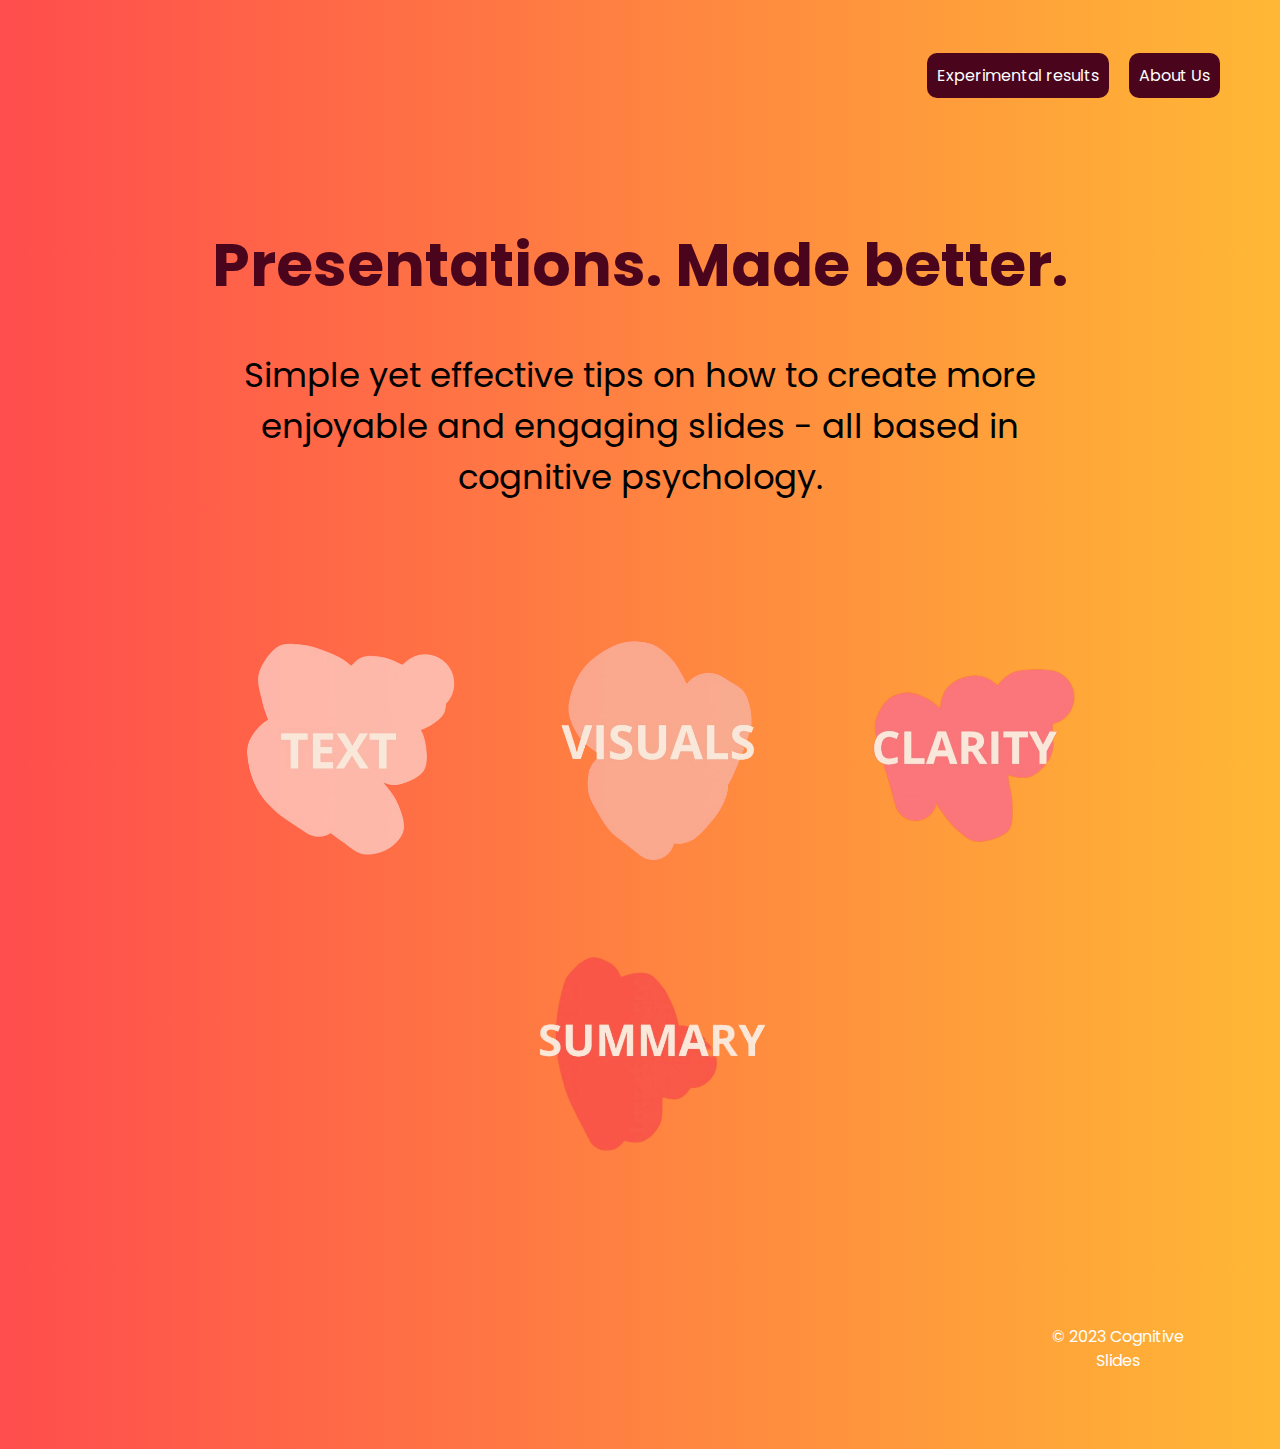
<file: index.html>
<!DOCTYPE html>
<html>
  <head>
    <meta charset="utf-8">
    <title>Cognitive slides</title>
    <link rel="stylesheet" href="./style.css">
    
    <link rel="stylesheet" href="https://cdnjs.cloudflare.com/ajax/libs/font-awesome/6.4.0/css/all.min.css" integrity="sha512-iecdLmaskl7CVkqkXNQ/ZH/XLlvWZOJyj7Yy7tcenmpD1ypASozpmT/E0iPtmFIB46ZmdtAc9eNBvH0H/ZpiBw==" crossorigin="anonymous" referrerpolicy="no-referrer" />
  
    
    
    
    
  <body>
    <header>
      <div class="header-text">
        <div class="research-shape">
          <a href="research.html" class="research-link">Experimental results</a>
        </div>
        <div class="about-us-shape">
          <a href="aboutus.html" class="about-us-link">About Us</a>
        </div>
      </div>
    </header>

    <main>
    <div class="upper"></div>
    <div class="lower"></div>
    
    <h1>Presentations. Made better. </h1>
    
      <p>Simple yet effective tips on how to create more enjoyable and engaging slides - all based in cognitive psychology.</p>
    
      <ul>
        <li>
          <a href="text.html"><img src="./images/text.png" alt="Icon 1"></a>
        </li>
        <li>
          <a href="visuals.html"><img src="./images/visuals.png" alt="Icon 2"></a>
        </li>
        <li>
          <a href="clarity.html"><img src="./images/clarity.png" alt="Icon 3"></a>
        </li>
        <li>
          <a href="takeaway.html"><img src="./images/summary.png" alt="Icon 4"></a>
        </li>
      </ul>
      
   </main>



      
    <footer>
      <div class="footer-text">
        <p>© 2023 Cognitive Slides</p>
      </div>
    </footer>
</file>
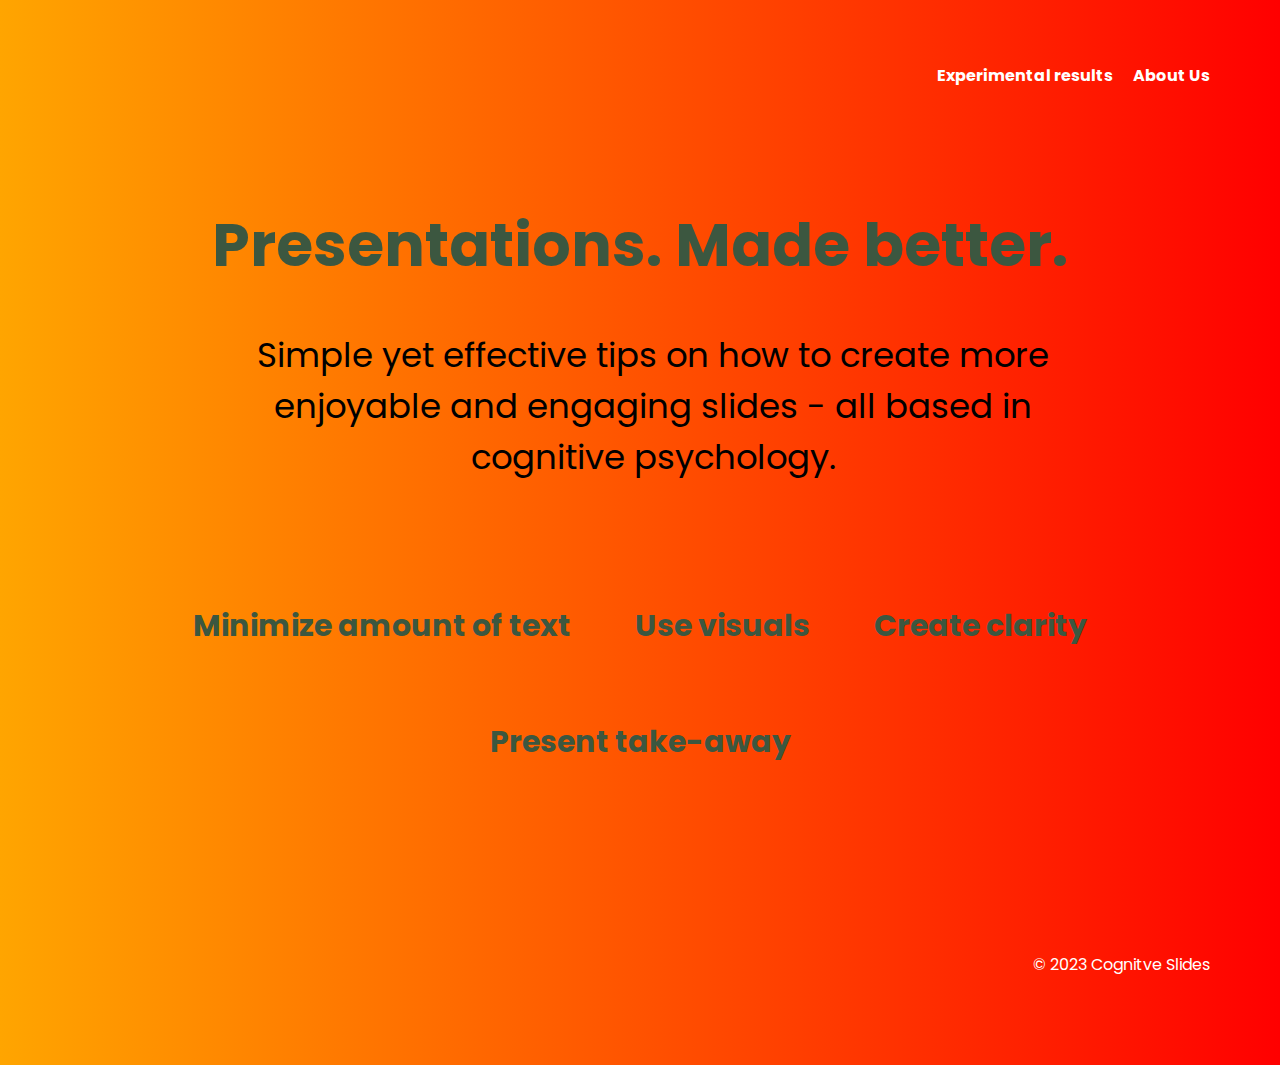
<file: New File/index.html>
<!DOCTYPE html>
<html>
  <head>
    <meta charset="utf-8">
    <title>My Website</title>
    <link rel="stylesheet" href="./style.css">
    
    <link rel="stylesheet" href="https://cdnjs.cloudflare.com/ajax/libs/font-awesome/6.4.0/css/all.min.css" integrity="sha512-iecdLmaskl7CVkqkXNQ/ZH/XLlvWZOJyj7Yy7tcenmpD1ypASozpmT/E0iPtmFIB46ZmdtAc9eNBvH0H/ZpiBw==" crossorigin="anonymous" referrerpolicy="no-referrer" />
  
    <header>
      <div class="header-text">
        <a href="#" class="research-link">Experimental results</a>
        <a href="#" class="about-us-link">About Us</a>
       
      </div>
    </header>

    <div class="panel research-panel">
      <div class="panel-text">
        <h2>Experimental results</h2>
        <p>We have conducted a small study. Here you can find the results.</p>
        <img src="./images/graph1.png">
      </div>
    </div>
    
    <div class="panel about-us-panel">
      <div class="panel-text">
        <h2>About Us</h2>
        <p>We are two girls studying Cognitive Science at Aarhus University.</p>
      </div>
    </div>
    

    


    
<script>
const aboutUsLink = document.querySelector('.about-us-link');
const researchLink = document.querySelector('.research-link');
const aboutUsPanel = document.querySelector('.about-us-panel');
const researchPanel = document.querySelector('.research-panel');

function openAboutUsPanel(event) {
  event.preventDefault();
  aboutUsPanel.classList.add('open');
}

function openResearchPanel(event) {
  event.preventDefault();
  researchPanel.classList.add('open');
}

function closePanels(event) {
  aboutUsPanel.classList.remove('open');
  researchPanel.classList.remove('open');
}

aboutUsLink.addEventListener('mouseover', openAboutUsPanel);
researchLink.addEventListener('mouseover', openResearchPanel);
aboutUsPanel.addEventListener('mouseleave', closePanels);
researchPanel.addEventListener('mouseleave', closePanels);



</script>



  <body>
    <div class="upper"></div>
    <div class="lower"></div>
    
    <h1>Presentations. Made better. </h1>
    
      <p>Simple yet effective tips on how to create more enjoyable and engaging slides - all based in cognitive psychology.</p>
    
    <ul>
      <li>
        <i class="fa-solid fa-bars"></i>
        <a href="text.html">Minimize amount of text</a></li>
      <li>
        <i class="fa-solid fa-chart-simple"></i>
        <a href="visuals.html">Use visuals</a></li>
      <li>
        <i class="fa-solid fa-shapes"></i>
        <a href="clarity.html">Create clarity</a></li>
      <li>
        <i class="fa-solid fa-arrow-right"></i>
        <a href="takeaway.html">Present take-away</a></li>
    </ul>


      
    <footer>
      <div class="footer-text">
        <p>© 2023 Cognitve Slides</p>
      </div>
    </footer>
</file>
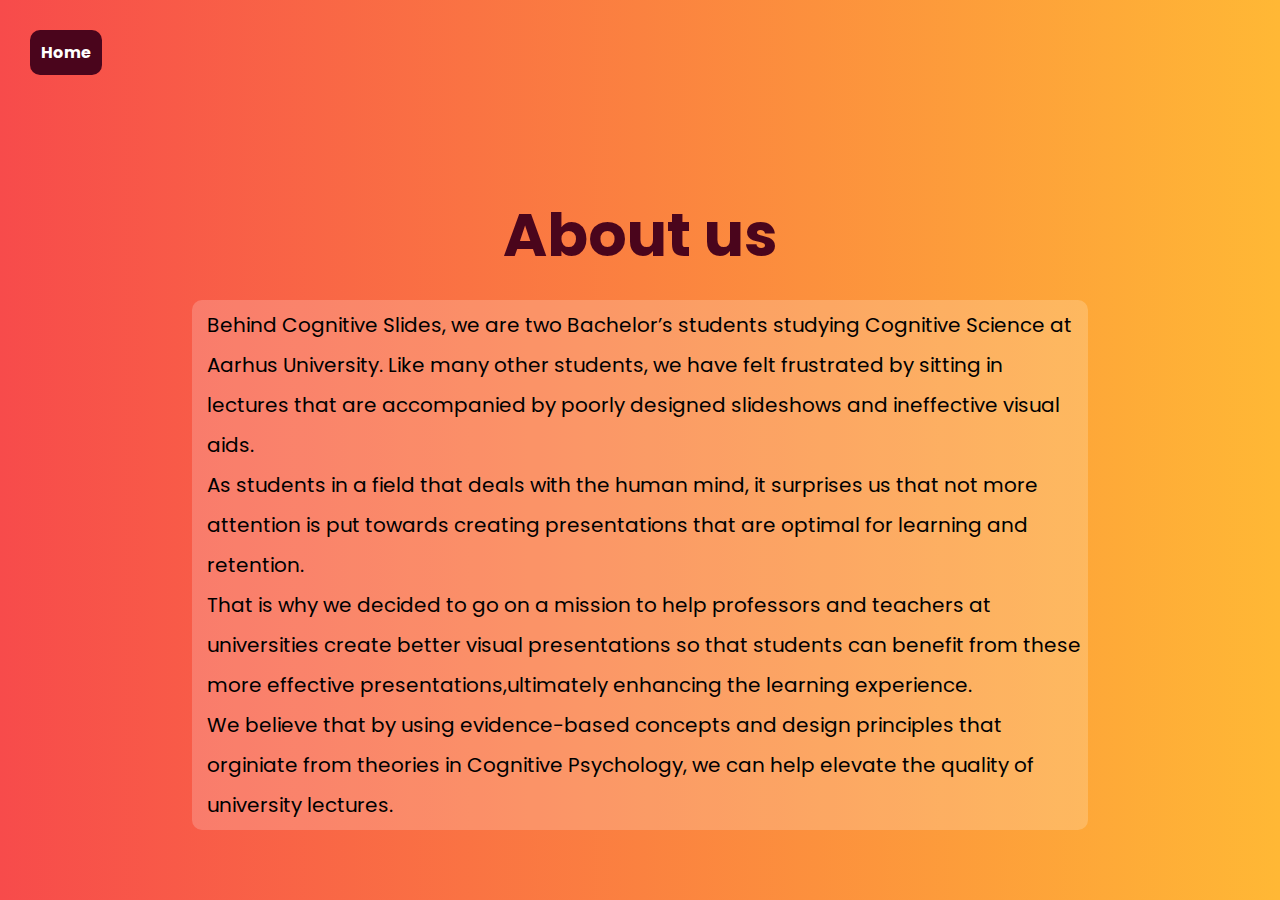
<file: aboutus.html>
<!DOCTYPE html>
<html>
  <head>
    <meta charset="utf-8">
    <title>About us </title>
    <link rel="stylesheet" href="./style_sub.css">
    
  </head>
  
  <body>
    <header>
      <div class="header-text">
        <div class="home-shape">
          <a href="index.html" class="home-link">Home</a>
        </div>
      </div>
    </header>
    <main> 
    
    <div class="upper"></div>
    <div class="lower"></div>
    
    <h1>About us </h1>
    <p class="three" >  Behind Cognitive Slides, we are two Bachelor’s students studying Cognitive Science at Aarhus University. Like many other students, we have felt frustrated by sitting in lectures that are accompanied by poorly designed slideshows and ineffective visual aids. <br>

      As students in a field that deals with the human mind, it surprises us that not more attention is put towards creating presentations that are optimal for learning and retention.  <br>
      
      That is why we decided to go on a mission to help professors and teachers at universities create better visual presentations so that students can benefit from these more effective presentations,ultimately enhancing the learning experience. <br>
      
      We believe that by using evidence-based concepts and design principles that orginiate from theories in Cognitive Psychology, we can help elevate the quality of university lectures.  </p>
    </main>
</file>
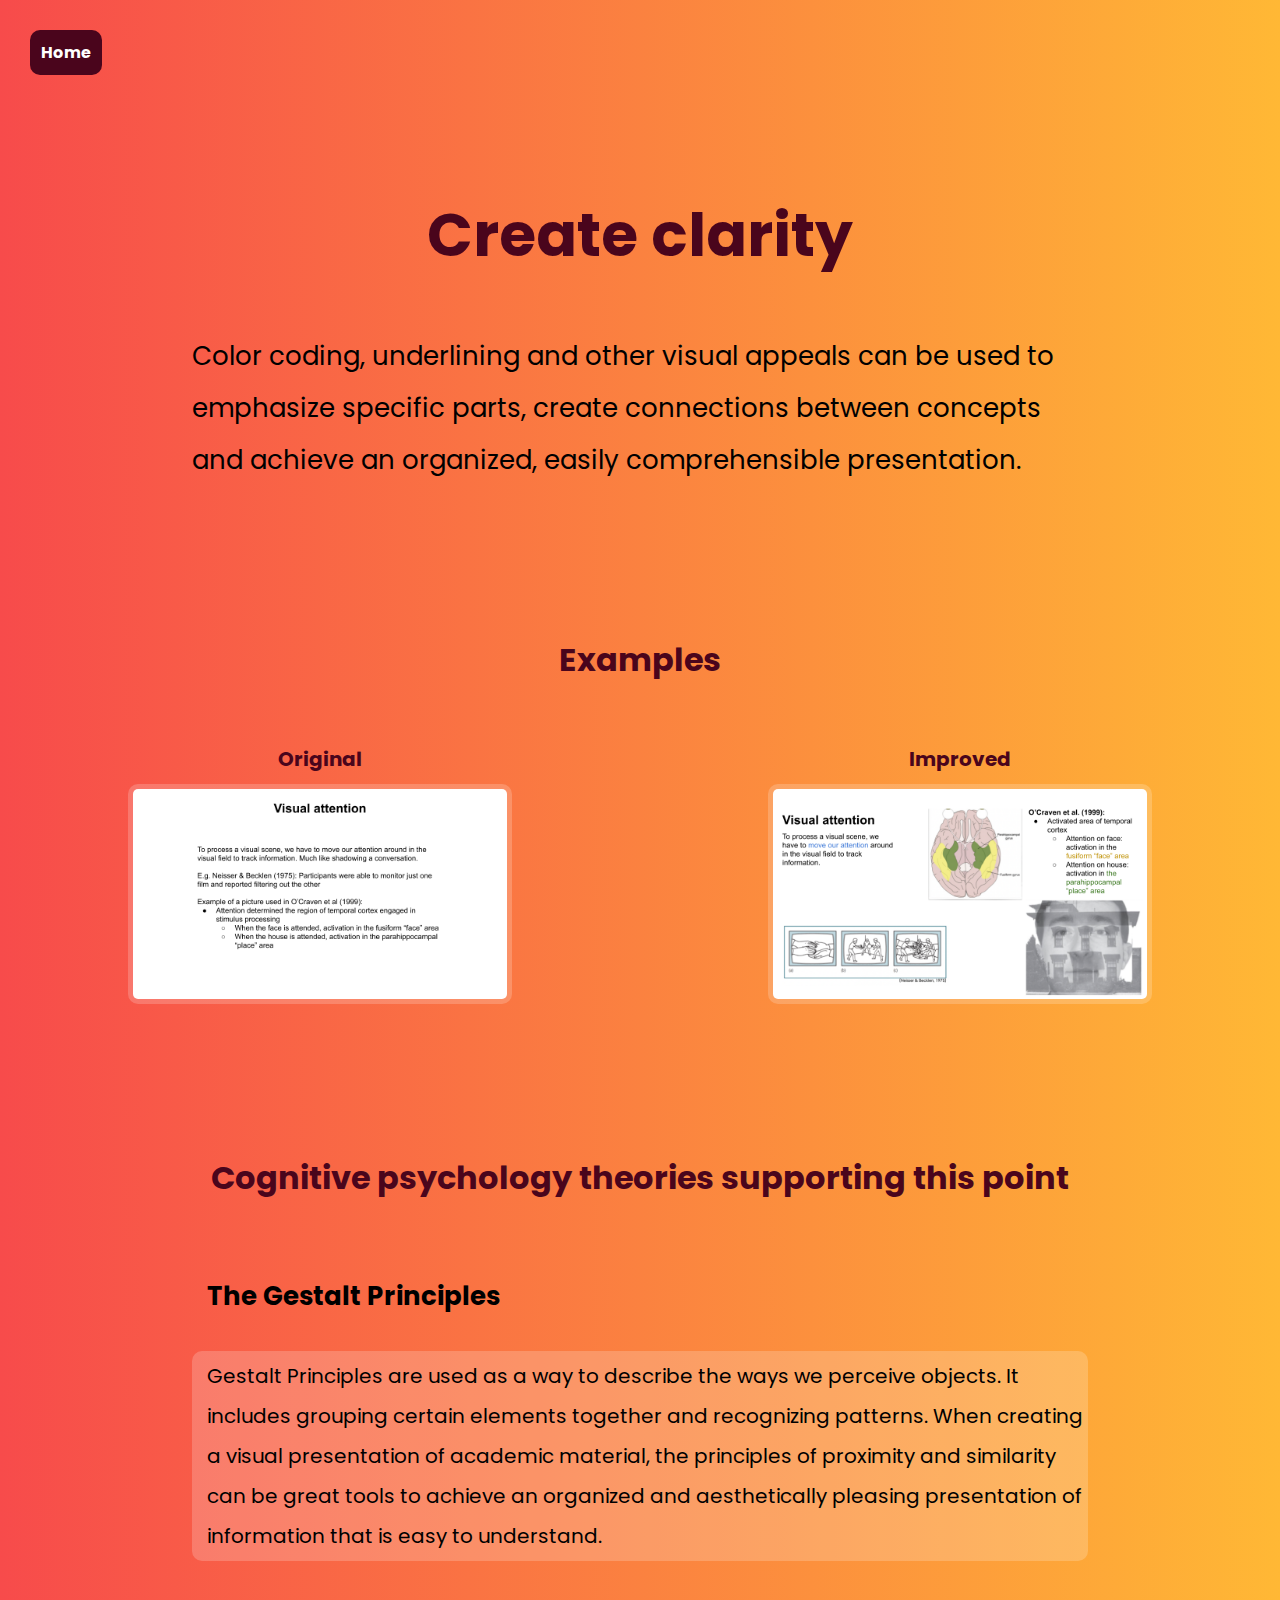
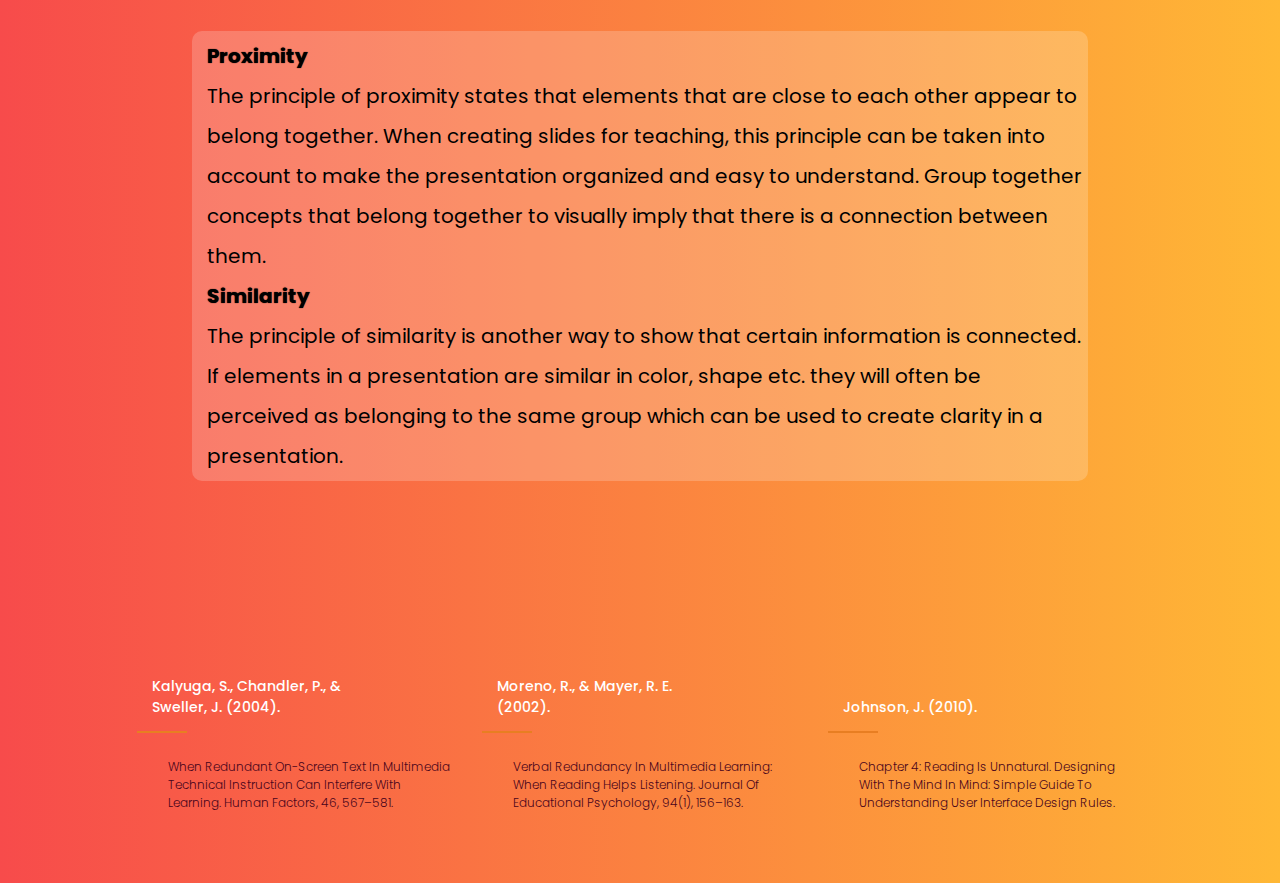
<file: clarity.html>
<!DOCTYPE html>
<html>
  <head>
    <meta charset="utf-8">
    <title>Create clarity</title>
    <link rel="stylesheet" href="./style_sub.css">
    
  </head>
  
  <body>
    <header>
      <div class="header-text">
        <div class="home-shape">
          <a href="index.html" class="home-link">Home</a>
        </div>
      </div>
    </header>

    <main> 
    
    <div class="upper"></div>
    <div class="lower"></div>
    
    <h1>Create clarity</h1>
    <p class="two">Color coding, underlining and other visual appeals can be used to emphasize specific parts, create connections between concepts and achieve an organized, easily comprehensible presentation. <br>
    </p>

    <h2>Examples</h2>
    <div class="img-container">
      <div class="img-wrapper">
        <h2>Original</h2> 
        <img src="./images/attention_bad.png" alt="Image 1" class="img">
      </div>
      <div class="img-wrapper">
        <h2>Improved</h2> 
        <img src="./images/attention_good.png" alt="Image 2" class="img">
      </div>
    </div>

    <h2>Cognitive psychology theories supporting this point</h2>
    <h3>The Gestalt Principles </h3>
    <p class="three">
      Gestalt Principles are used as a way to describe the ways we perceive objects. It includes grouping certain elements together and recognizing patterns.
      When creating a visual presentation of academic material, the principles of proximity and similarity can be great tools to achieve an organized and aesthetically pleasing presentation of information that is easy to understand. <br>
    </p>
    <p class="three">
      <strong style="text-shadow: 0 0 1px #000;">Proximity</strong>  <br>
      The principle of proximity states that elements that are close to each other appear to belong together. 
      When creating slides for teaching, this principle can be taken into account to make the presentation organized and easy to understand. Group together concepts that belong together to visually imply that there is a connection between them. <br>
    
      <strong style="text-shadow: 0 0 1px #000;">Similarity</strong>  <br>
      The principle of similarity is another way to show that certain information is connected. If elements in a presentation are similar in color, shape etc. they will often be perceived as belonging to the same group which can be used to create clarity in a presentation. 
       </p>








  </main>

  <footer class="footer">
    <div class ="container">
      <div class="row">
        
        <div class="footer-col">
          <h3>Kalyuga, S., Chandler, P., & Sweller, J. (2004).</h3>
            <a href= "https://doi.org/10.1518/hfes.46.3.567.1640"> When Redundant On-Screen Text in Multimedia Technical Instruction Can Interfere With Learning. Human Factors, 46, 567–581. </a>
        </div>
        
        <div class="footer-col">
          <h3> Moreno, R., & Mayer, R. E. (2002). </h3>
<a href= "https://doi.org/10.1037/0022-0663.94.1.156" >Verbal redundancy in multimedia learning: When reading helps listening. Journal of Educational Psychology, 94(1), 156–163.</a>
        </div>
        
        <div class="footer-col">
          <h3> <br> Johnson, J. (2010).</h3> <a href= "https://ia904704.us.archive.org/17/items/DesigningWithTheMindInMind/DesigningWithTheMindInMindSimple-Johnson-Kaufmann2010.pdf" >Chapter 4: Reading is Unnatural. Designing with the Mind in Mind: Simple Guide to Understanding User Interface Design Rules.</a>
        </div>
    </div>
</div>

  </footer>
</file>
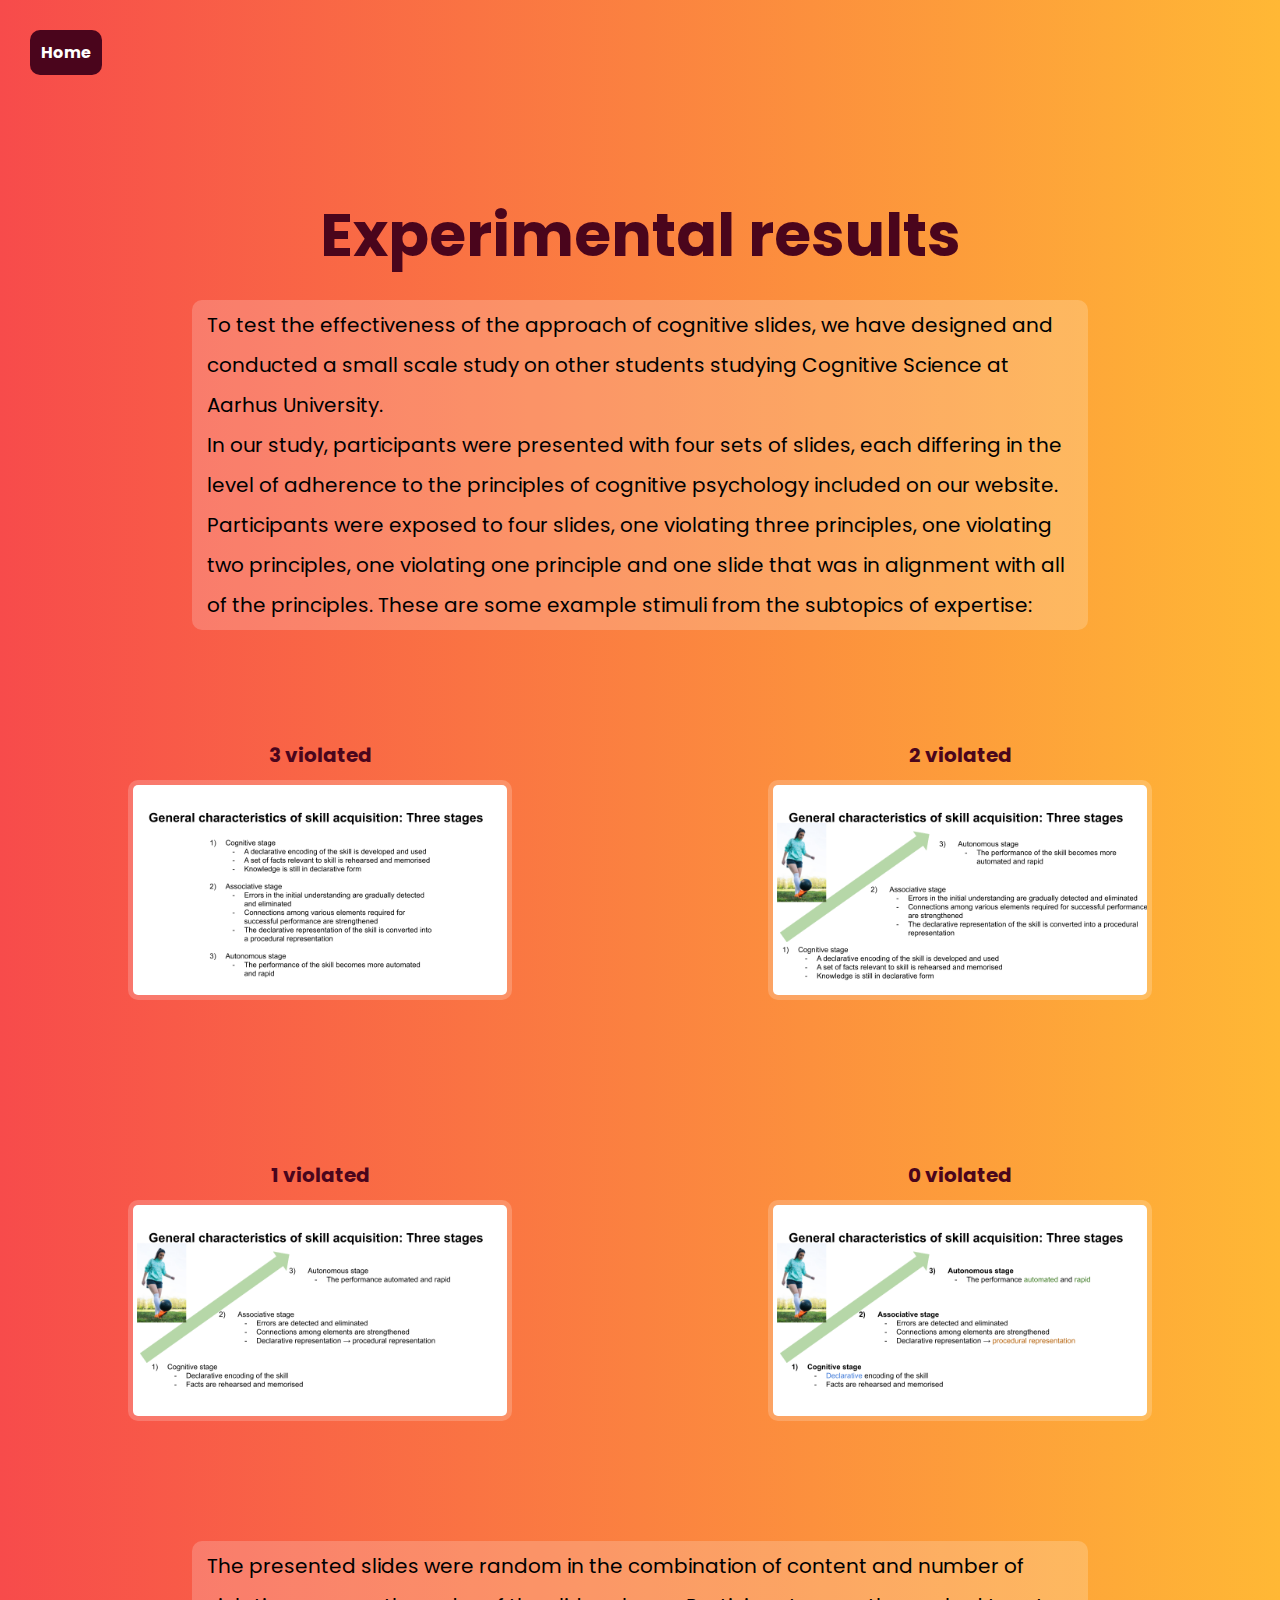
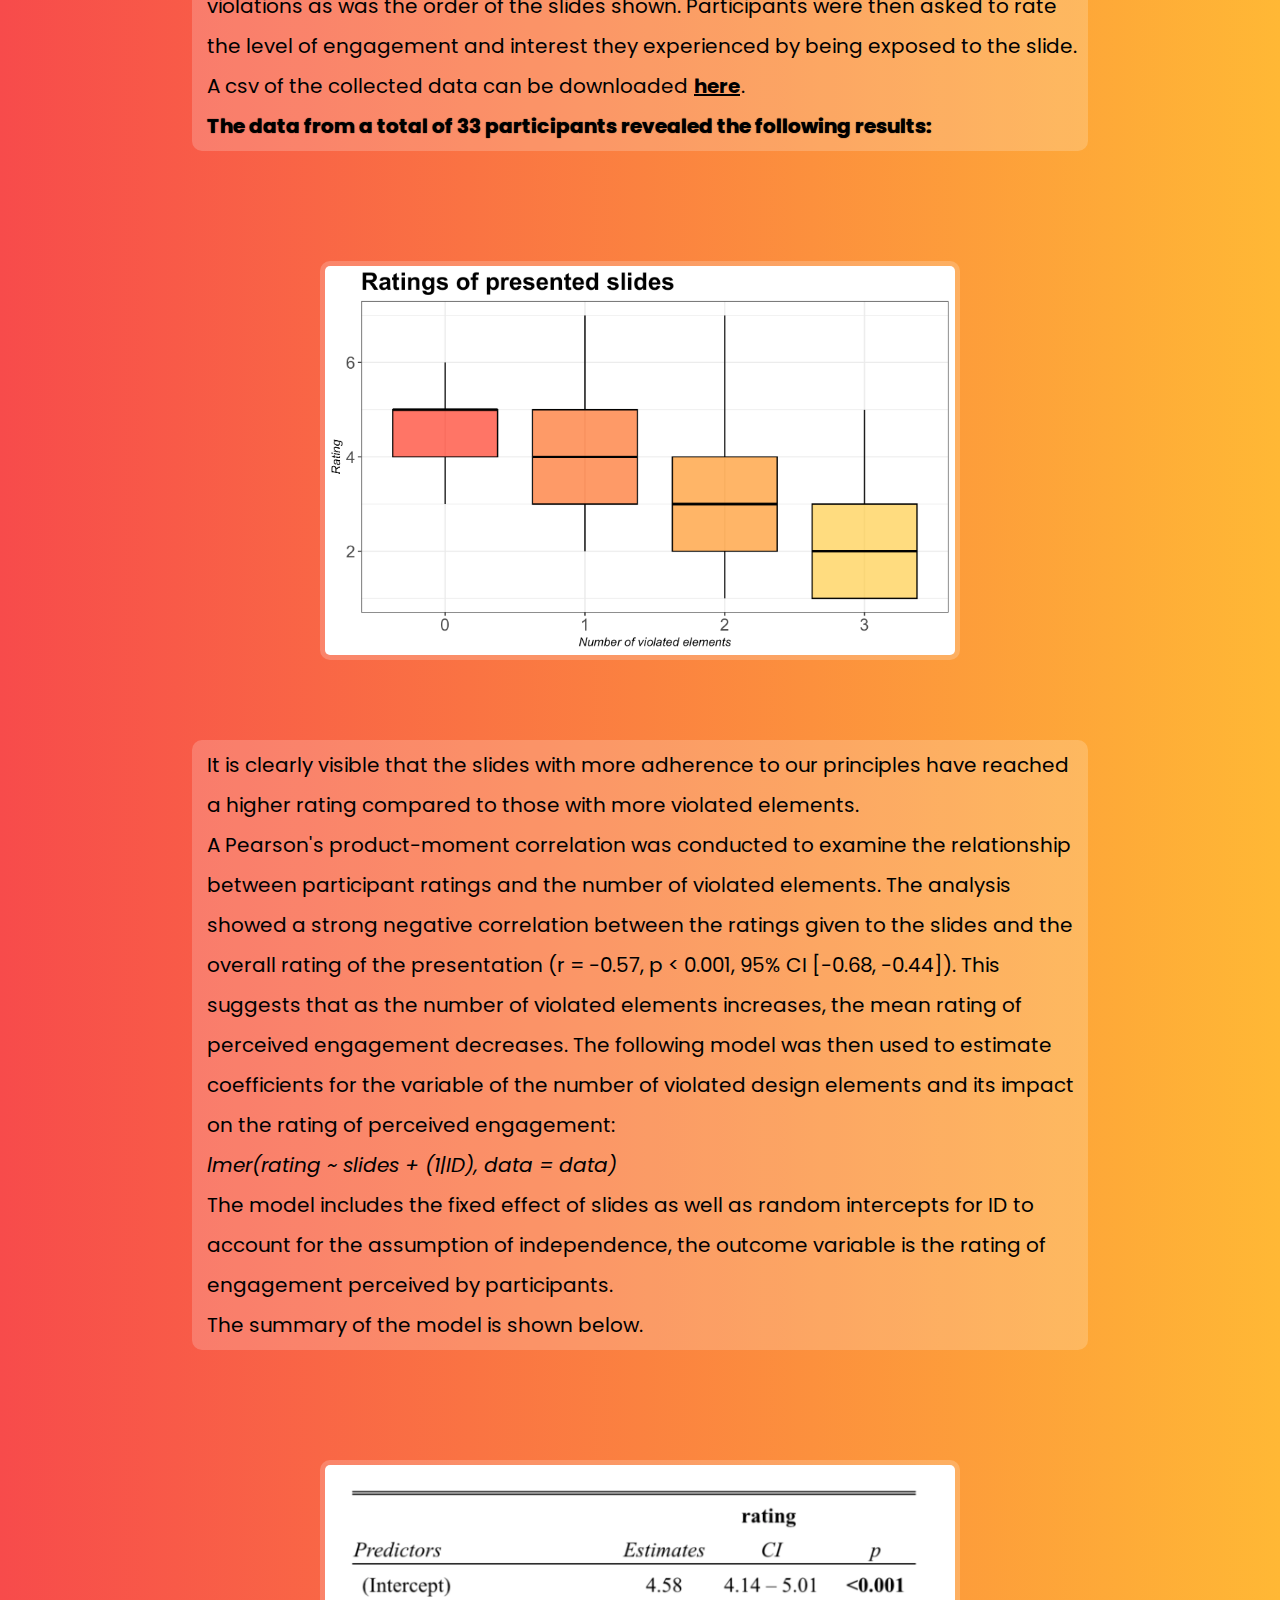
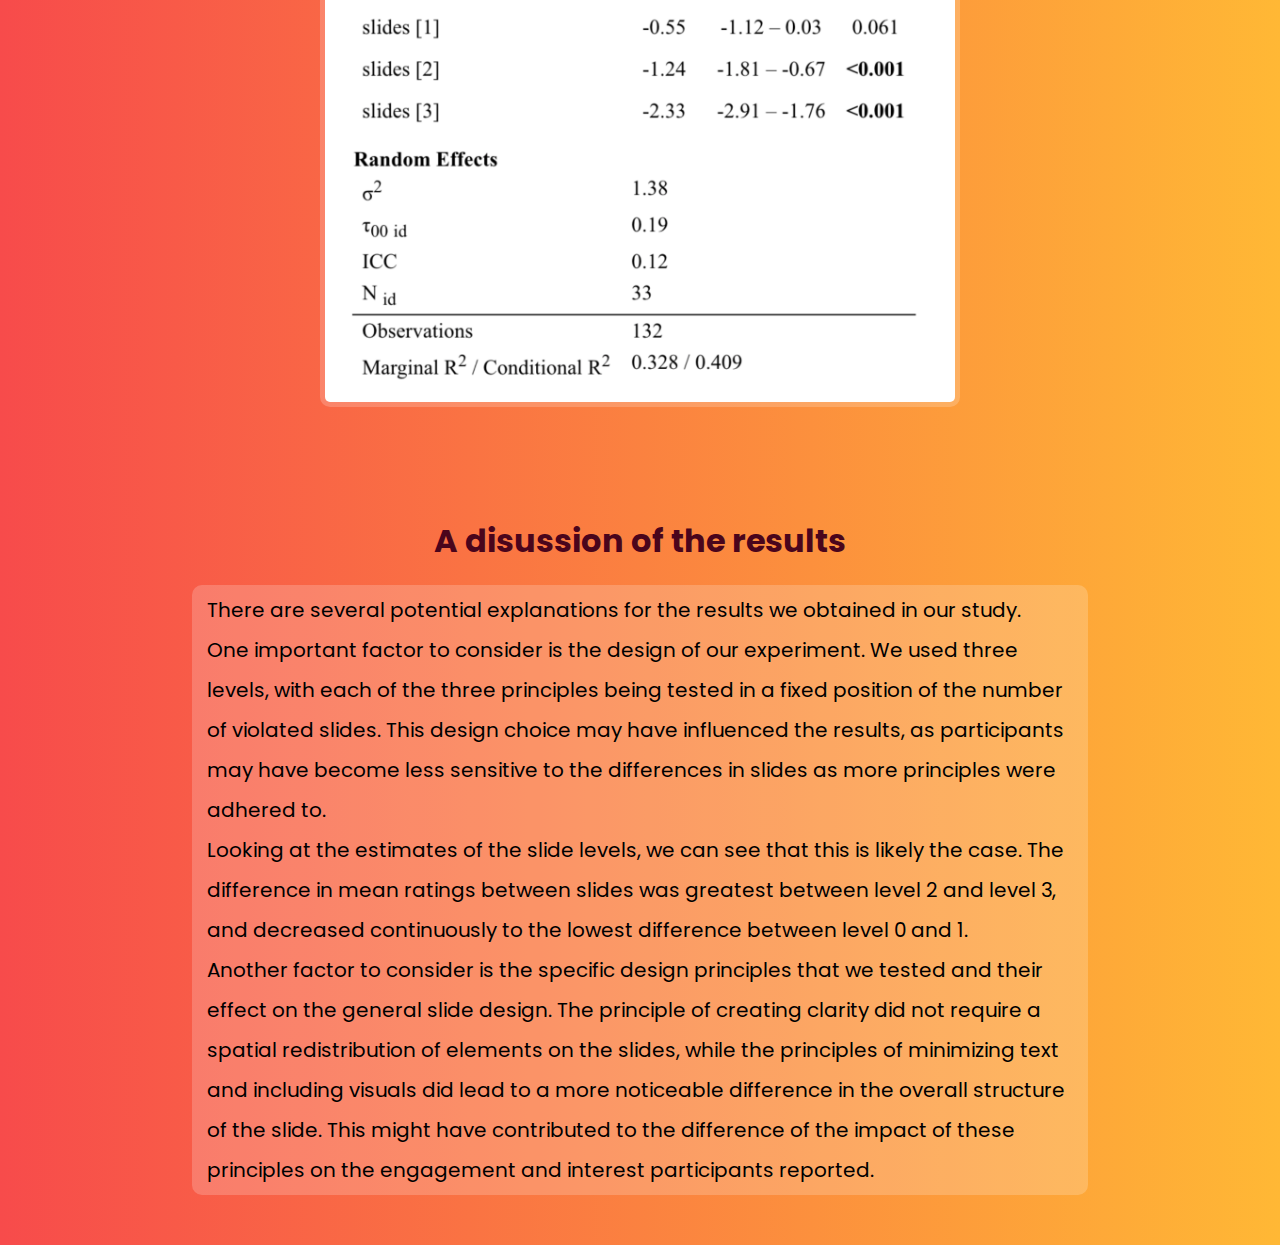
<file: research.html>
<!DOCTYPE html>
<html>
  <head>
    <meta charset="utf-8">
    <title>Experimental results</title>
    <link rel="stylesheet" href="./style_sub.css">
    
  </head>
  
  <body>
    <header>
      <div class="header-text">
        <div class="home-shape">
          <a href="index.html" class="home-link">Home</a>
        </div>
      </div>
    </header>
    <div class="upper"></div>
    <div class="lower"></div>
    <main>
    
    <h1>Experimental results</h1>
    <p class="three"> 
      To test the effectiveness of the approach of cognitive slides, we have designed and conducted a small scale study on other students studying Cognitive Science at Aarhus University. <br>
      In our study, participants were presented with four sets of slides, each differing in the level of adherence to the principles of cognitive psychology included on our website.<br>
      Participants were exposed to four slides, one violating three principles, one violating two principles, one violating one principle and one slide that was in alignment with all of the principles.
      These are some example stimuli from the subtopics of expertise:  
    </p>

    <div class="img-container">
      <div class="img-wrapper">
        <h2>3 violated </h2> 
        <img src="./images/e3.png" alt="Image 1" class="img">
      </div>
      <div class="img-wrapper">
        <h2>2 violated</h2> 
        <img src="./images/e2.png" alt="Image 2" class="img">
      </div>
    </div>
        <div class="img-container">
      <div class="img-wrapper">
        <h2>1 violated</h2> 
        <img src="./images/e1.png" alt="Image 1" class="img">
      </div>
      <div class="img-wrapper">
        <h2>0 violated</h2> 
        <img src="./images/e0.png" alt="Image 2" class="img">
      </div>
    </div>

       <p class="three"> 
        The presented slides were random in the combination of content and number of violations as was the order of the slides shown. Participants were then asked to rate the level of engagement and interest they experienced by being exposed to the slide.<br> 
        A csv of the collected data can be downloaded <a class= "link" href="./images/data_cog_slides.csv">here</a>. <br>
      <strong style="text-shadow: 0 0 1px #000;"> The data from a total of 33 participants revealed the following results:</strong>  <br>
         </p>

       <img src="./images/data_boxplot.png" alt="Data: Boxplot">

       <p class="three">
        It is clearly visible that the slides with more adherence to our principles have reached a higher rating compared to those with more violated elements. <br>
        A Pearson's product-moment correlation was conducted to examine the relationship between participant ratings and the number of violated elements. The analysis showed a strong negative correlation between the ratings given to the slides and the overall rating of the presentation 
(r = -0.57, p < 0.001, 95% CI [-0.68, -0.44]).
This suggests that as the number of violated elements increases, the mean rating of perceived engagement decreases. 
The following model was then used to estimate coefficients for the variable of the number of violated design elements and its impact on the rating of perceived engagement: <br>
<em>lmer(rating ~ slides + (1|ID), data = data) </em> <br>
The model includes the fixed effect of slides as well as random intercepts for ID to account for the assumption of independence, the outcome variable is the rating of engagement perceived by participants. <br>
The summary of the model is shown below. <br> 
       </p>
       <img src="./images/model_output.png" alt="Data: model output">
<h2> A disussion of the results </h2>
       <p class="three"> There are several potential explanations for the results we obtained in our study. <br>
        One important factor to consider is the design of our experiment. We used three levels, with each of the three principles being tested in a fixed position of the number of violated slides. This design choice may have influenced the results, as participants may have become less sensitive to the differences in slides as more principles were adhered to.<br> 
        Looking at the estimates of the slide levels, we can see that this is likely the case. The difference in mean ratings between slides was greatest between level 2 and level 3, and decreased continuously to the lowest difference between level 0 and 1.<br>
        Another factor to consider is the specific design principles that we tested and their effect on the general slide design. The principle of creating clarity did not require a spatial redistribution of elements on the slides, while the principles of minimizing text and including visuals did lead to a more noticeable difference in the overall structure of the slide. This might have contributed to the difference of the impact of these principles on the engagement and interest participants reported.
        </p>
      </main>
</file>
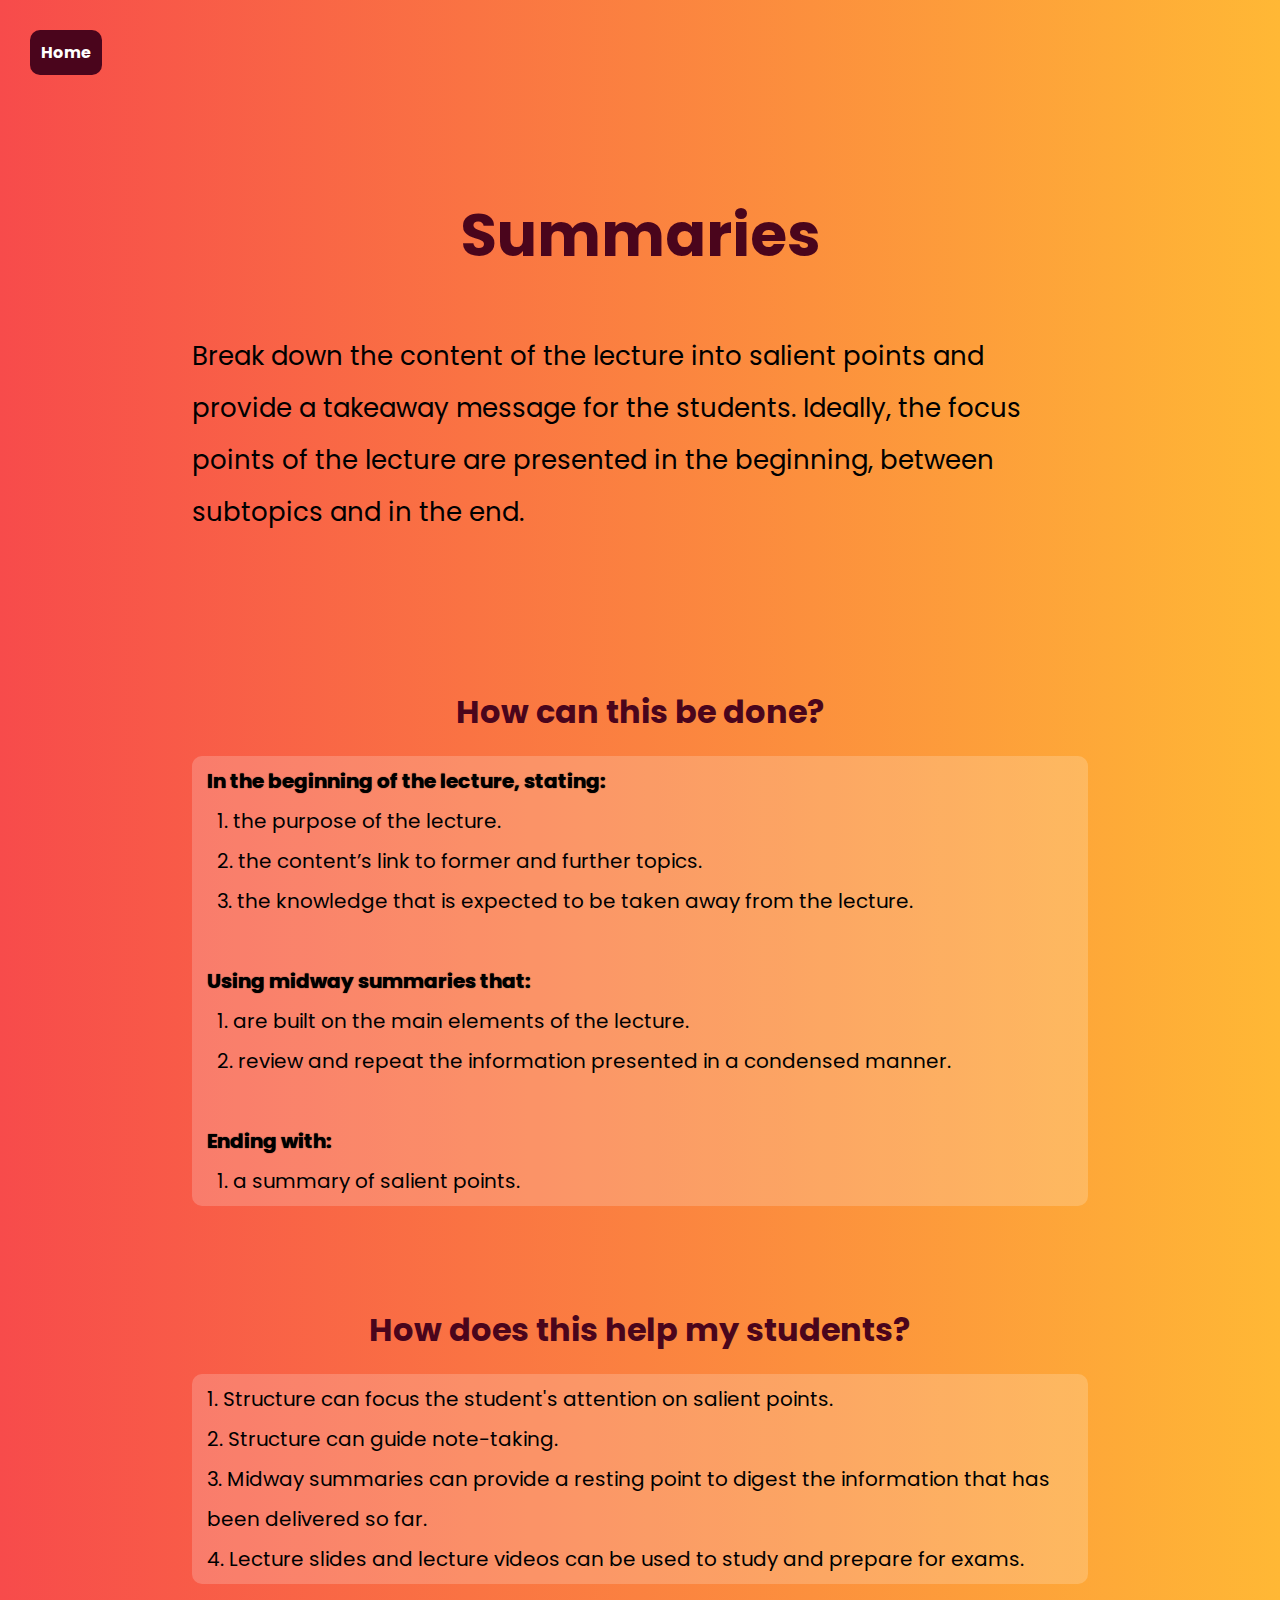
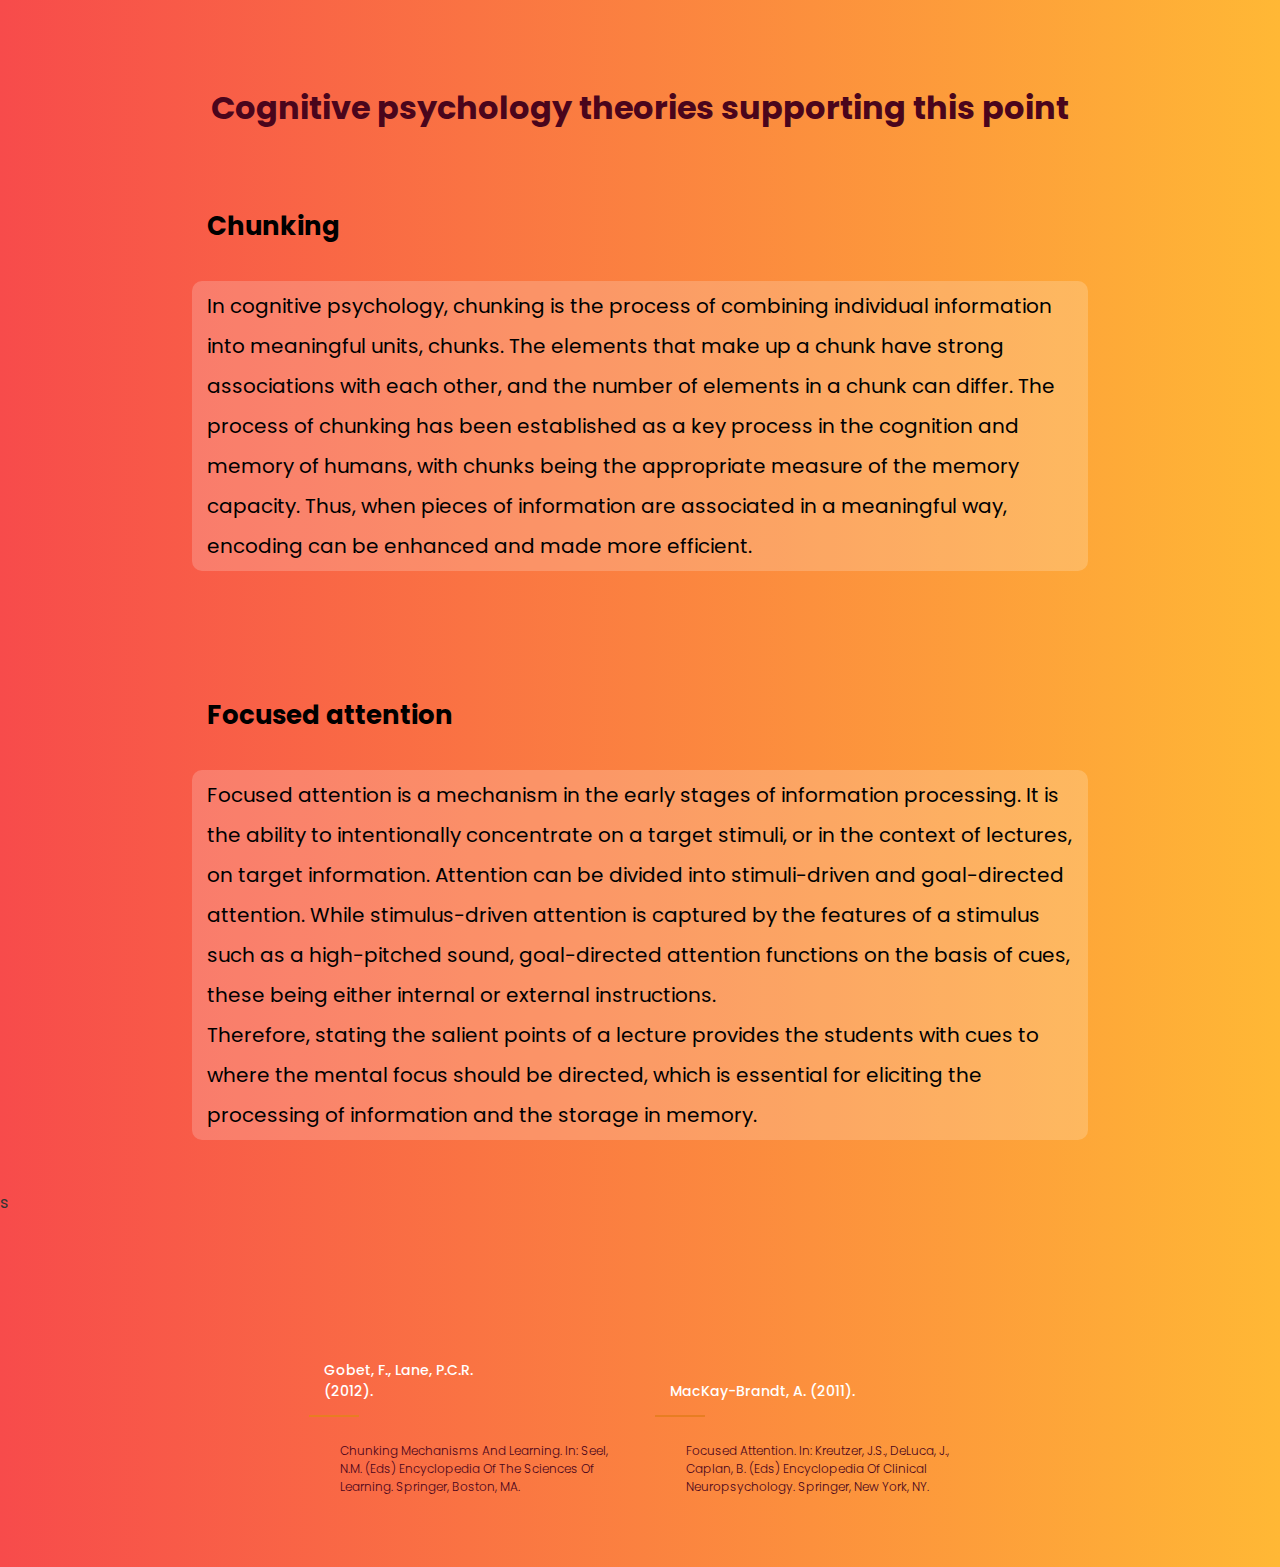
<file: takeaway.html>
<!DOCTYPE html>
<html>
  <head>
    <meta charset="utf-8">
    <title>Present take away</title>
    <link rel="stylesheet" href="./style_sub.css">
    
  </head>

  <body> 

  <header>
    <div class="header-text">
      <div class="home-shape">
        <a href="index.html" class="home-link">Home</a>
      </div>
    </div>
  </header>
  
  <main>

    <div class="upper"></div>
    <div class="lower"></div>
    
    <h1>Summaries</h1>
    <p class="two">Break down the content of the lecture into salient points and provide a takeaway message for the students. Ideally, the focus points of the lecture are presented in the beginning, between subtopics and in the end. <br>
      </p>
      <h2>How can this be done?</h2>

        <p class="three"> 
          <strong style="text-shadow: 0 0 1px #000;"> In the beginning of the lecture, stating:  </strong>  <br>
          &nbsp 1. the purpose of the lecture. <br>
          &nbsp 2. the content’s link to former and further topics.<br>
          &nbsp 3. the knowledge that is expected to be taken away from the lecture.<br>
          &nbsp <br>
          <strong style="text-shadow: 0 0 1px #000;"> Using midway summaries that: </strong>  <br>
          &nbsp 1. are built on the main elements of the lecture. <br>
          &nbsp 2. review and repeat the information presented in a condensed manner.<br>
          &nbsp <br>
          <strong style="text-shadow: 0 0 1px #000;"> Ending with: </strong>  <br>
          &nbsp 1. a summary of salient points.
          </p>


    <h2>How does this help my students?</h2>
    <p class="three"> 
      1. Structure can focus the student's attention on salient points. <br>
      2. Structure can guide note-taking. <br>
      3. Midway summaries can provide a resting point to digest the information that has been delivered so far.<br>
      4. Lecture slides and lecture videos can be used to study and prepare for exams.
      </p>
    <h2>Cognitive psychology theories supporting this point</h2>
    <h3>Chunking</h3>
    <p class="three">In cognitive psychology, chunking is the process of combining individual information into meaningful units, chunks. The elements that make up a chunk have strong associations with each other, and the number of elements in a chunk can differ. 
      The process of chunking has been established as a key process in the cognition and memory of humans, with chunks being the appropriate measure of the memory capacity. Thus, when pieces of information are associated in a meaningful way, encoding can be enhanced and made more efficient. 
    </p>
    <h3>Focused attention</h3>
    <p class="three"> Focused attention is a mechanism in the early stages of information processing. It is the ability to intentionally concentrate on a target stimuli, or in the context of lectures, on target information. Attention can be divided into stimuli-driven and goal-directed attention. While stimulus-driven attention is captured by the features of a stimulus such as a high-pitched sound, goal-directed attention functions on the basis of cues, these being either internal or external instructions. <br>
      Therefore, stating the salient points of a lecture provides the students with cues to where the mental focus should be directed, which is essential for eliciting the processing of information and the storage in memory. 
      </p>
      </main>
s
<footer class="footer">
  <div class ="container">
    <div class="row">
    
      
      <div class="footer-col">
        <h3> Gobet, F., Lane, P.C.R. (2012). </h3>
<a href= "https://doi.org/10.1007/978-1-4419-1428-6_1731" >Chunking Mechanisms and Learning. In: Seel, N.M. (eds) Encyclopedia of the Sciences of Learning. Springer, Boston, MA.</a>
      </div>
      
      <div class="footer-col">
        <h3> <br> MacKay-Brandt, A. (2011).</h3> <a href= "https://doi.org/10.1007/978-0-387-79948-3_1303" >Focused Attention. In: Kreutzer, J.S., DeLuca, J., Caplan, B. (eds) Encyclopedia of Clinical Neuropsychology. Springer, New York, NY.</a>
      </div>
  </div>
</div>

</footer>
</file>
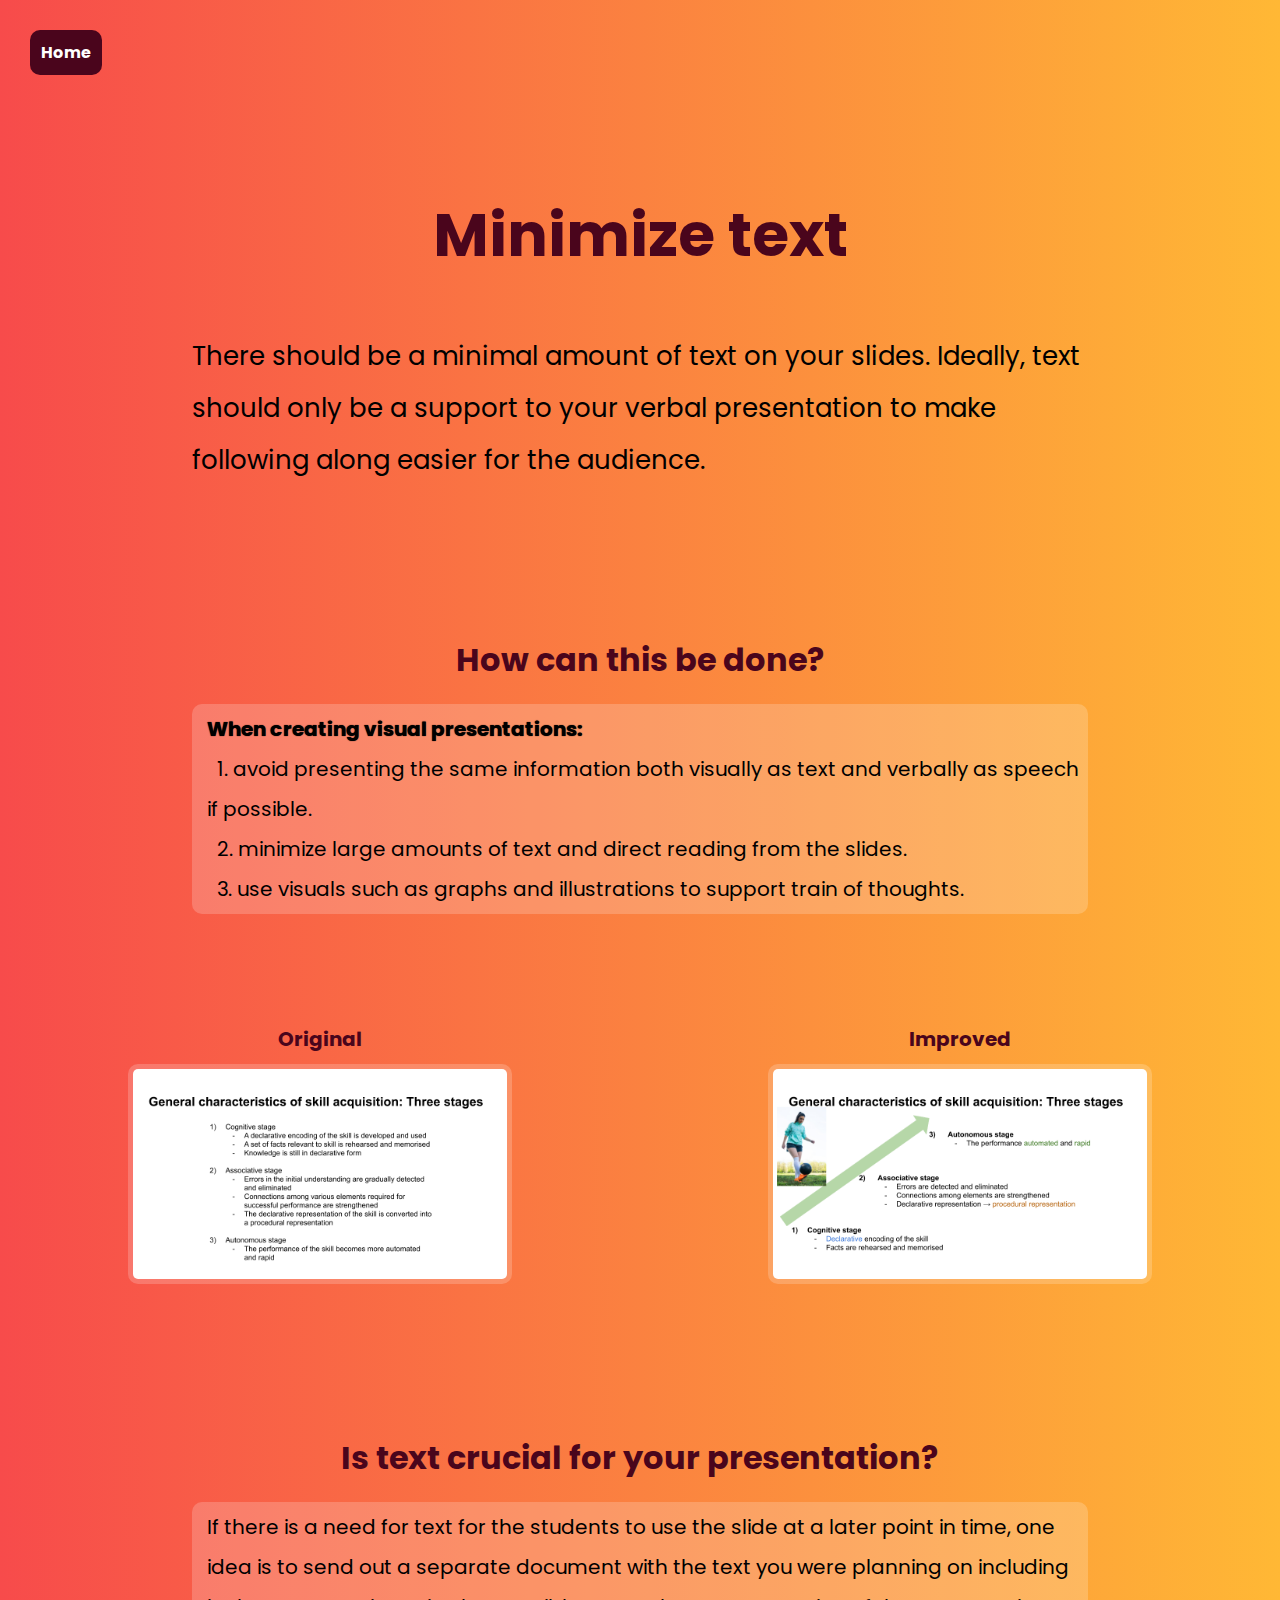
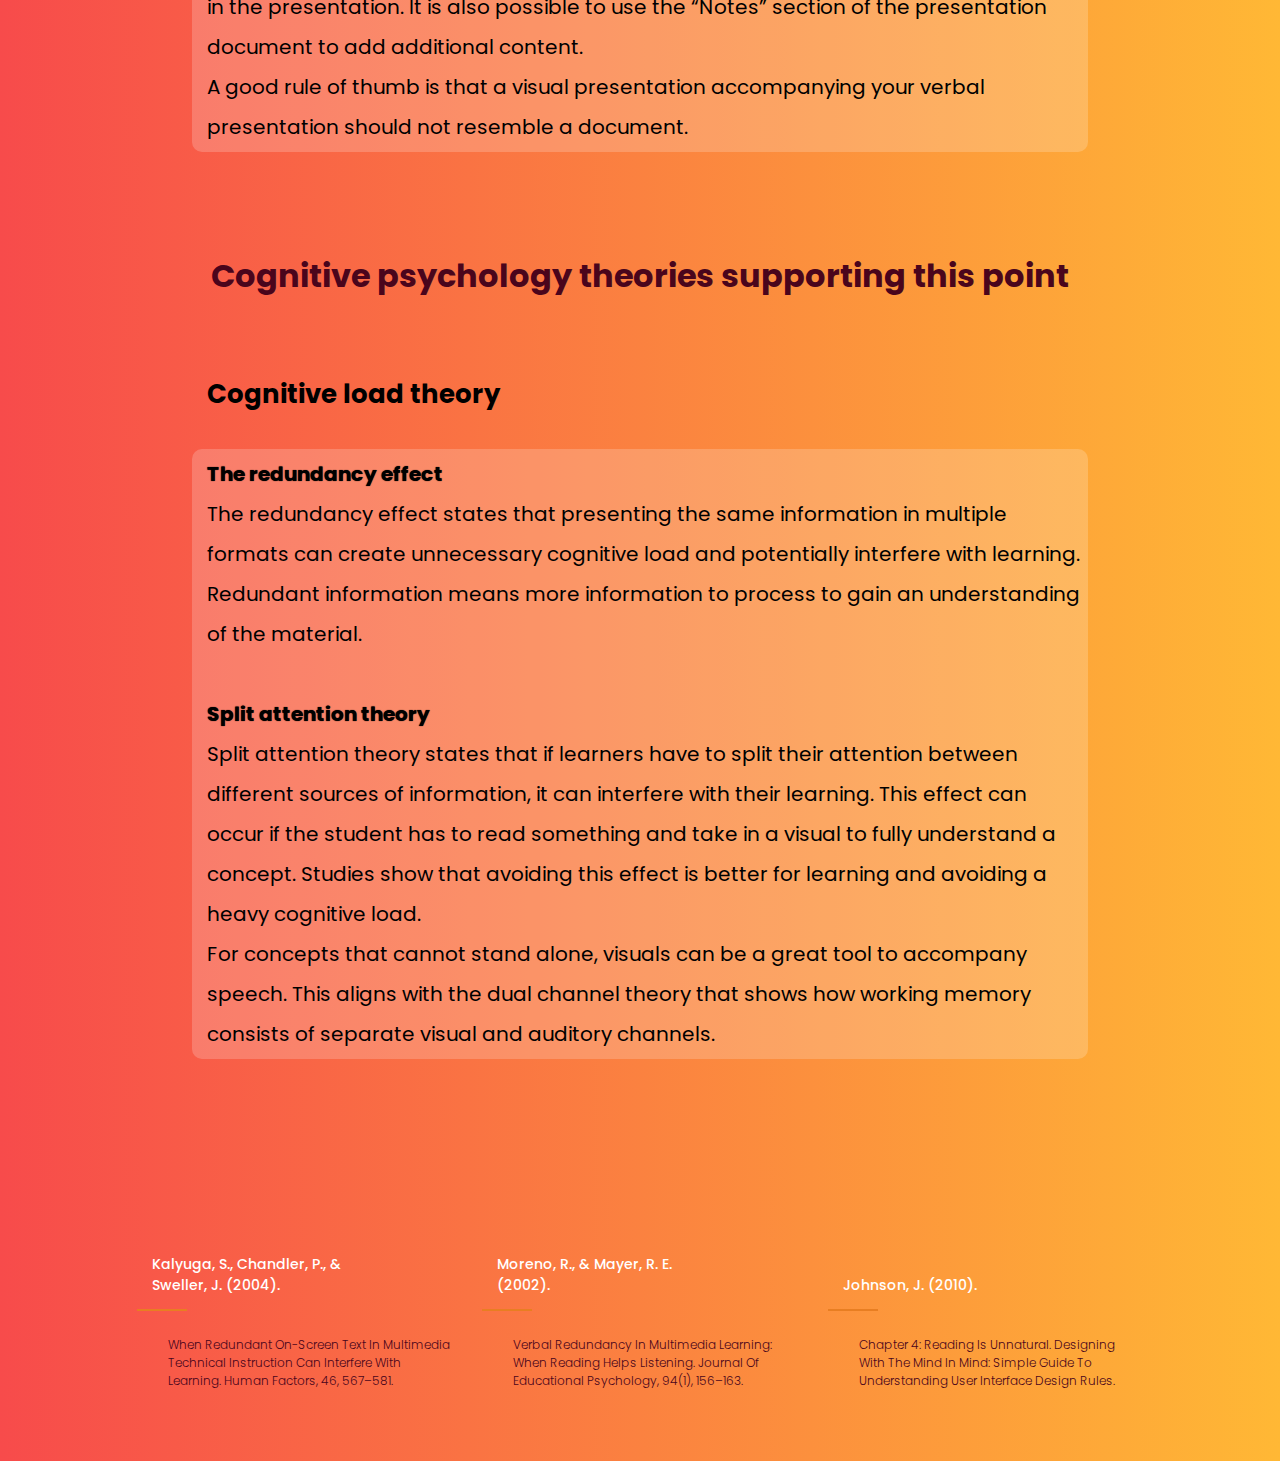
<file: text.html>
<!DOCTYPE html>
<html>
  <head>
    <meta charset="utf-8">
    <title>My Website</title>
    <link rel="stylesheet" href="./style_sub.css">
    
  </head>
  
  <body>
    <header>
      <div class="header-text">
        <div class="home-shape">
          <a href="index.html" class="home-link">Home</a>
        </div>
      </div>
    </header>

<main>
    <div class="upper"></div>
    <div class="lower"></div>
    
    <h1>Minimize text</h1>

    <p class="two">There should be a minimal amount of text on your slides. Ideally, text should only be a support to your verbal presentation to make following along easier for the audience.  <br>
    </p>


    <h2>How can this be done?</h2>

      <p class="three"> 
        <strong style="text-shadow: 0 0 1px #000;"> When creating visual presentations: </strong>  <br>
        &nbsp 1.  avoid presenting the same information both visually as text and verbally as speech if possible. <br>
        &nbsp 2.  minimize large amounts of text and direct reading from the slides.<br>
        &nbsp 3.  use visuals such as graphs and illustrations to support train of thoughts.<br>
        </p>



<div class="img-container">
  <div class="img-wrapper">
    <h2>Original</h2> 
    <img src="./images/expertise_bad.png" alt="Image 1" class="img">
  </div>
  <div class="img-wrapper">
    <h2>Improved</h2> 
    <img src="./images/expertise_good.png" alt="Image 2" class="img">
  </div>
</div>





  <h2>Is text crucial for your presentation?</h2>
  <p class="three"> 
If there is a need for text for the students to use the slide at a later point in time, one idea is to send out a separate document with the text you were planning on including in the presentation. It is also possible to use the “Notes” section of the presentation document to add additional content. <br>

A good rule of thumb is that a visual presentation accompanying your verbal presentation should not resemble a document.

    </p>


    <h2>Cognitive psychology theories supporting this point</h2>
    <h3>Cognitive load theory</h3>
    <p class="three">
      <strong style="text-shadow: 0 0 1px #000;"> The redundancy effect </strong>  <br>
      The redundancy effect states that presenting the same information in multiple formats can create unnecessary cognitive load and potentially interfere with learning. Redundant information means more information to process to gain an understanding of the material. <br>
      &nbsp <br>
      <strong style="text-shadow: 0 0 1px #000;"> Split attention theory </strong>  <br>
      Split attention theory states that if learners have to split their attention between different sources of information, it can interfere with their learning. This effect can occur if the student has to read something and take in a visual to fully understand a concept. Studies show that avoiding this effect is better for learning and avoiding a heavy cognitive load. <br>
      For concepts that cannot stand alone, visuals can be a great tool to accompany speech. This aligns with the dual channel theory that shows how working memory consists of separate visual and auditory channels. 
       </p>



  </main>

    <footer class="footer">
      <div class ="container">
        <div class="row">
          
          <div class="footer-col">
            <h3>Kalyuga, S., Chandler, P., & Sweller, J. (2004).</h3>
              <a href= "https://doi.org/10.1518/hfes.46.3.567.1640"> When Redundant On-Screen Text in Multimedia Technical Instruction Can Interfere With Learning. Human Factors, 46, 567–581. </a>
          </div>
          
          <div class="footer-col">
            <h3> Moreno, R., & Mayer, R. E. (2002). </h3>
 <a href= "https://doi.org/10.1037/0022-0663.94.1.156" >Verbal redundancy in multimedia learning: When reading helps listening. Journal of Educational Psychology, 94(1), 156–163.</a>
          </div>
          
          <div class="footer-col">
            <h3> <br> Johnson, J. (2010).</h3> <a href= "https://ia904704.us.archive.org/17/items/DesigningWithTheMindInMind/DesigningWithTheMindInMindSimple-Johnson-Kaufmann2010.pdf" >Chapter 4: Reading is Unnatural. Designing with the Mind in Mind: Simple Guide to Understanding User Interface Design Rules.</a>
          </div>
      </div>
</div>

    </footer>
</file>
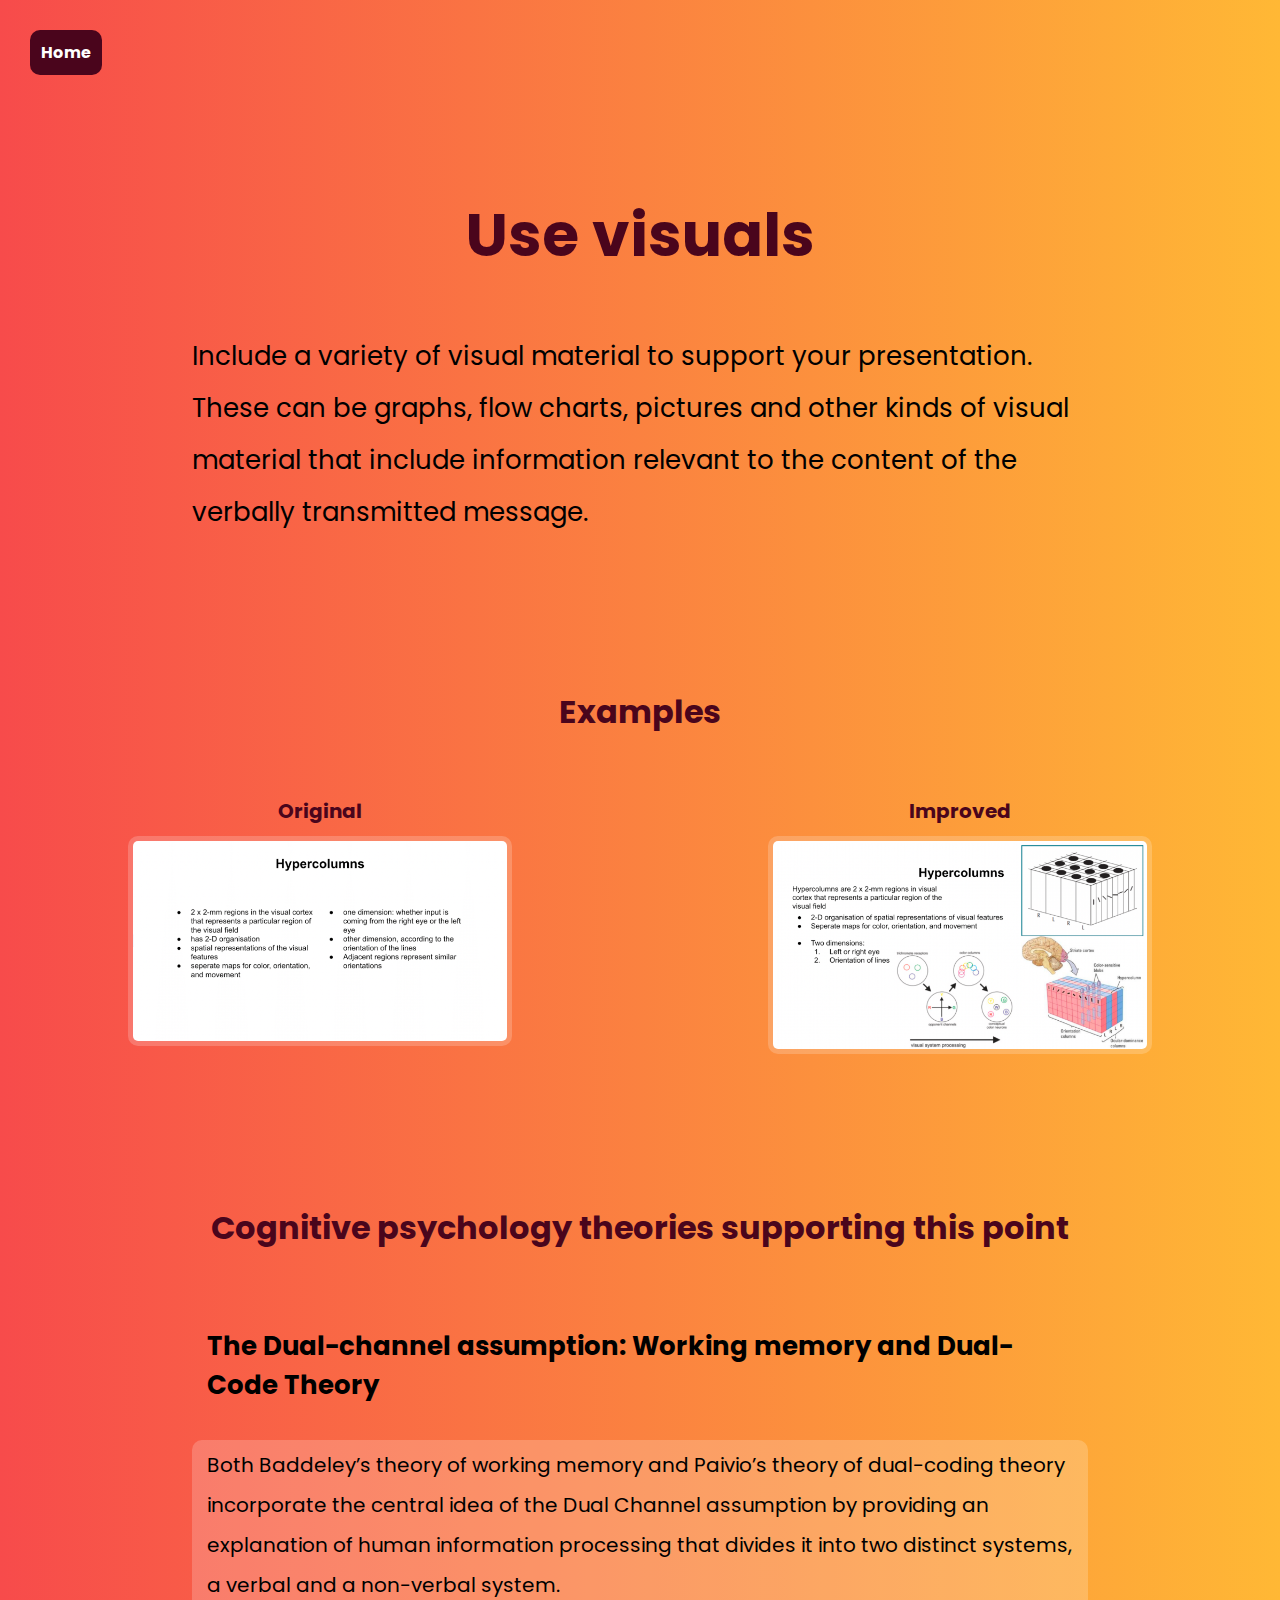
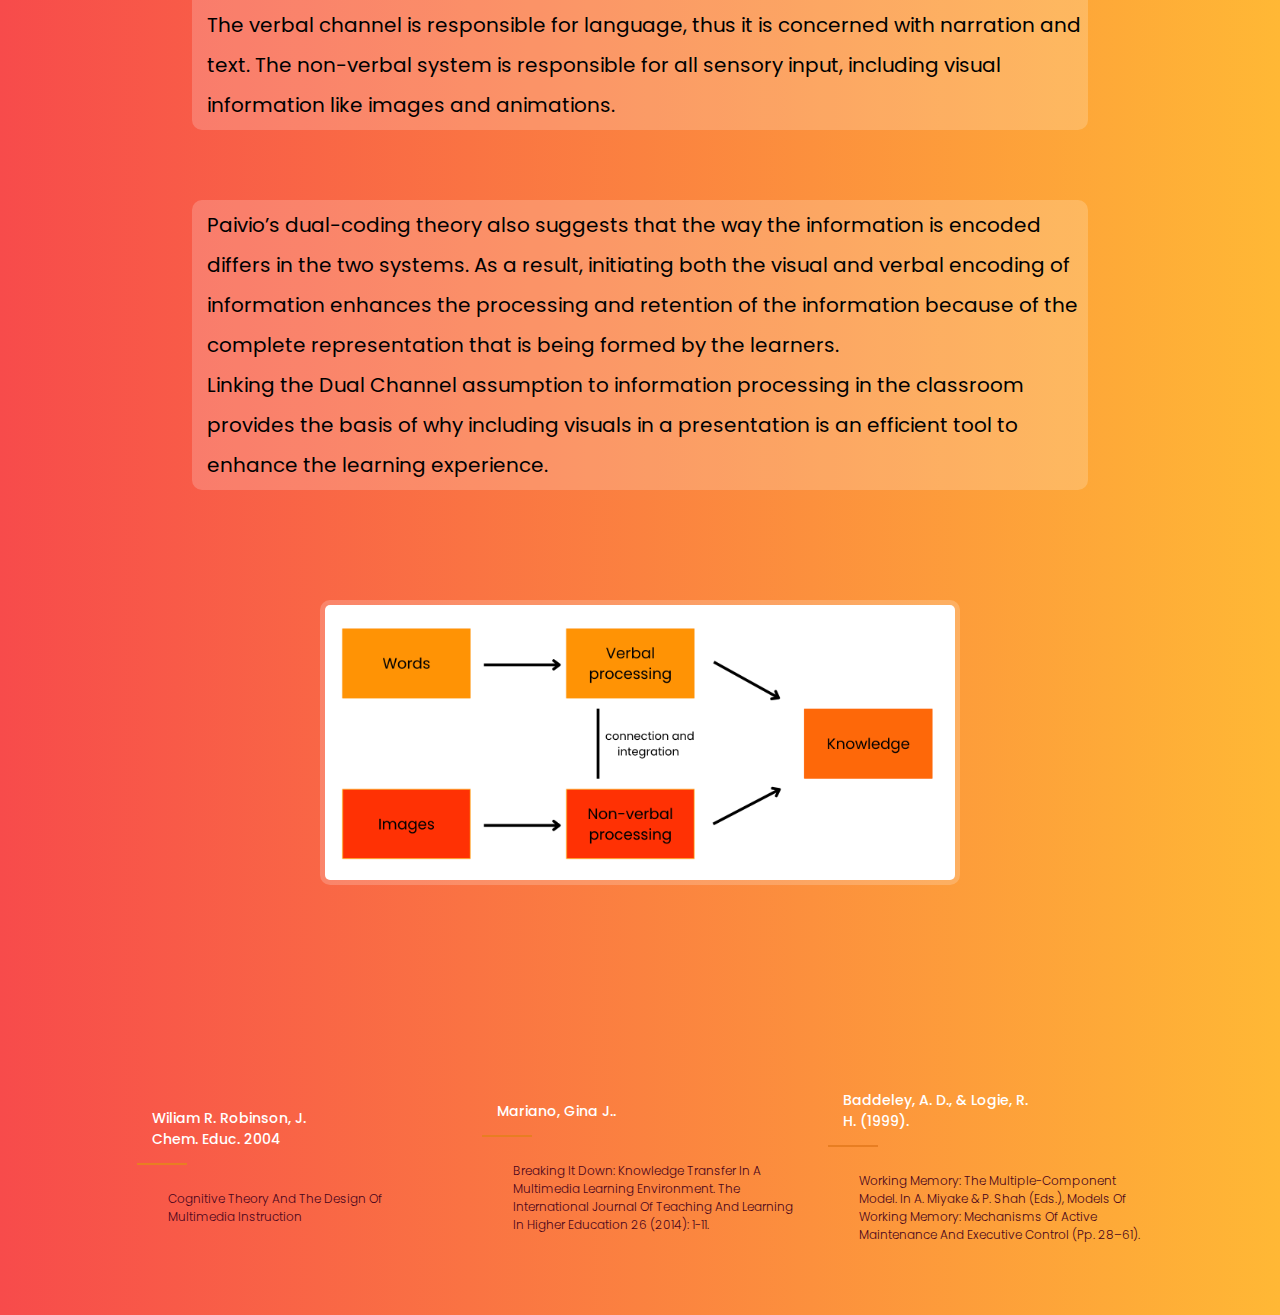
<file: visuals.html>
<!DOCTYPE html>
<html>
  <head>
    <meta charset="utf-8">
    <title>Use visuals</title>
    <link rel="stylesheet" href="./style_sub.css">
    
  </head>
  <body>
  
  <header>
    <div class="header-text">
      <div class="home-shape">
        <a href="index.html" class="home-link">Home</a>
      </div>
    </div>
  </header>
  
  <main>

    <div class="upper"></div>
    <div class="lower"></div>
    
    <h1>Use visuals</h1>
    <p class="two">Include a variety of visual material to support your presentation. These can be graphs, flow charts, pictures and other kinds of visual material that include information relevant to the content of the verbally transmitted message. </p>
    
    <h2>Examples</h2>
    <div class="img-container">
      <div class="img-wrapper">
        <h2>Original</h2> 
        <img src="./images/perception_bad.png" alt="Image 1" class="img">
      </div>
      <div class="img-wrapper">
        <h2>Improved</h2> 
        <img src="./images/perception_good.png" alt="Image 2" class="img">
      </div>
    </div>
    
    <h2>Cognitive psychology theories supporting this point</h2>
<h3>The Dual-channel assumption: Working memory and Dual-Code Theory</h3>
<p class="three">Both Baddeley’s theory of working memory and Paivio’s theory of dual-coding theory incorporate the central idea of the Dual Channel assumption by providing an explanation of human information processing that divides it into two distinct systems, a verbal and a non-verbal system.
  <br/>
  The verbal channel is responsible for language, thus it is concerned with narration and text. The non-verbal system is responsible for all sensory input, including visual information like images and animations. 
   </p>
<p class="three"> Paivio’s dual-coding theory also suggests that the way the information is encoded differs in the two systems. As a result, initiating both the visual and verbal encoding of information enhances the processing and retention of the information because of the complete representation that is being formed by the learners. <br>
  Linking the Dual Channel assumption to information processing in the classroom provides the   basis of why including visuals in a presentation is an efficient tool to enhance the learning experience. 
   </p>
   <img src="./images/flowchart.png" alt="Dual-code assumption">
  </main>

   <footer class="footer">
    <div class ="container">
      <div class="row">
        
        <div class="footer-col">
          <h3>Wiliam R. Robinson, J. Chem. Educ. 2004</h3>
            <a href= "https://pubs.acs.org/doi/10.1021/ed081p10"> Cognitive Theory and the Design of Multimedia Instruction</a>
        </div>
        
        <div class="footer-col">
          <h3> Mariano, Gina J..</h3>
<a href= "https://www.isetl.org/ijtlhe/pdf/IJTLHE1621.pdf"> Breaking It Down: Knowledge Transfer in a Multimedia Learning Environment. The International Journal of Teaching and Learning in Higher Education 26 (2014): 1-11.</a>
        </div>
        
        <div class="footer-col">
          <h3> Baddeley, A. D., & Logie, R. H. (1999).</h3> <a href= "https://psycnet.apa.org/record/1999-02490-001"> Working memory: The multiple-component model. In A. Miyake & P. Shah (Eds.), Models of working memory: Mechanisms of active maintenance and executive control (pp. 28–61).</a>
        </div>
    </div>
</div>

  </footer>
</file>
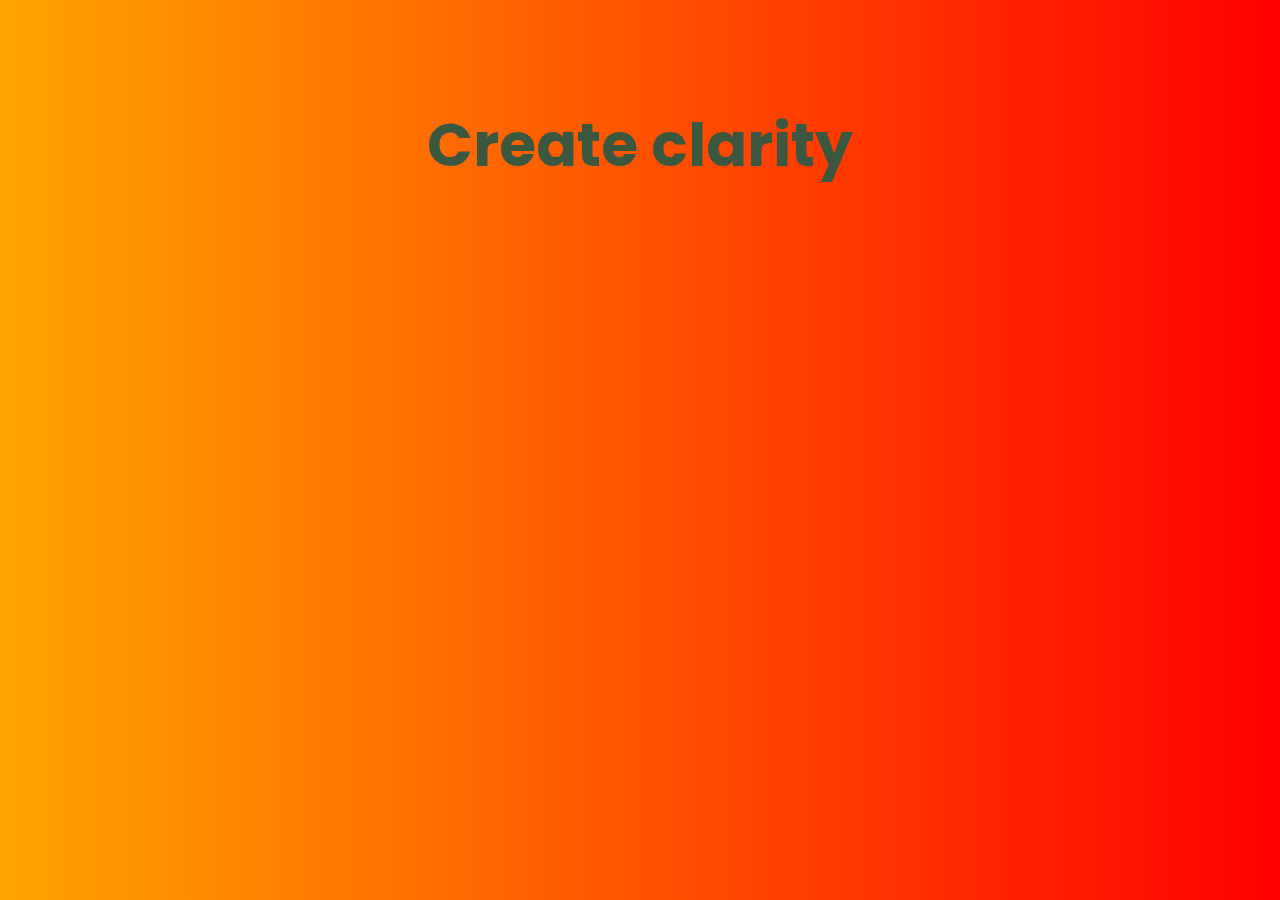
<file: New File/clarity.html>
<!DOCTYPE html>
<html>
  <head>
    <meta charset="utf-8">
    <title>Create clarity</title>
    <link rel="stylesheet" href="./style.css">
    
  </head>
  
  <body>
    <div class="upper"></div>
    <div class="lower"></div>
    
    <h1>Create clarity</h1>
</file>
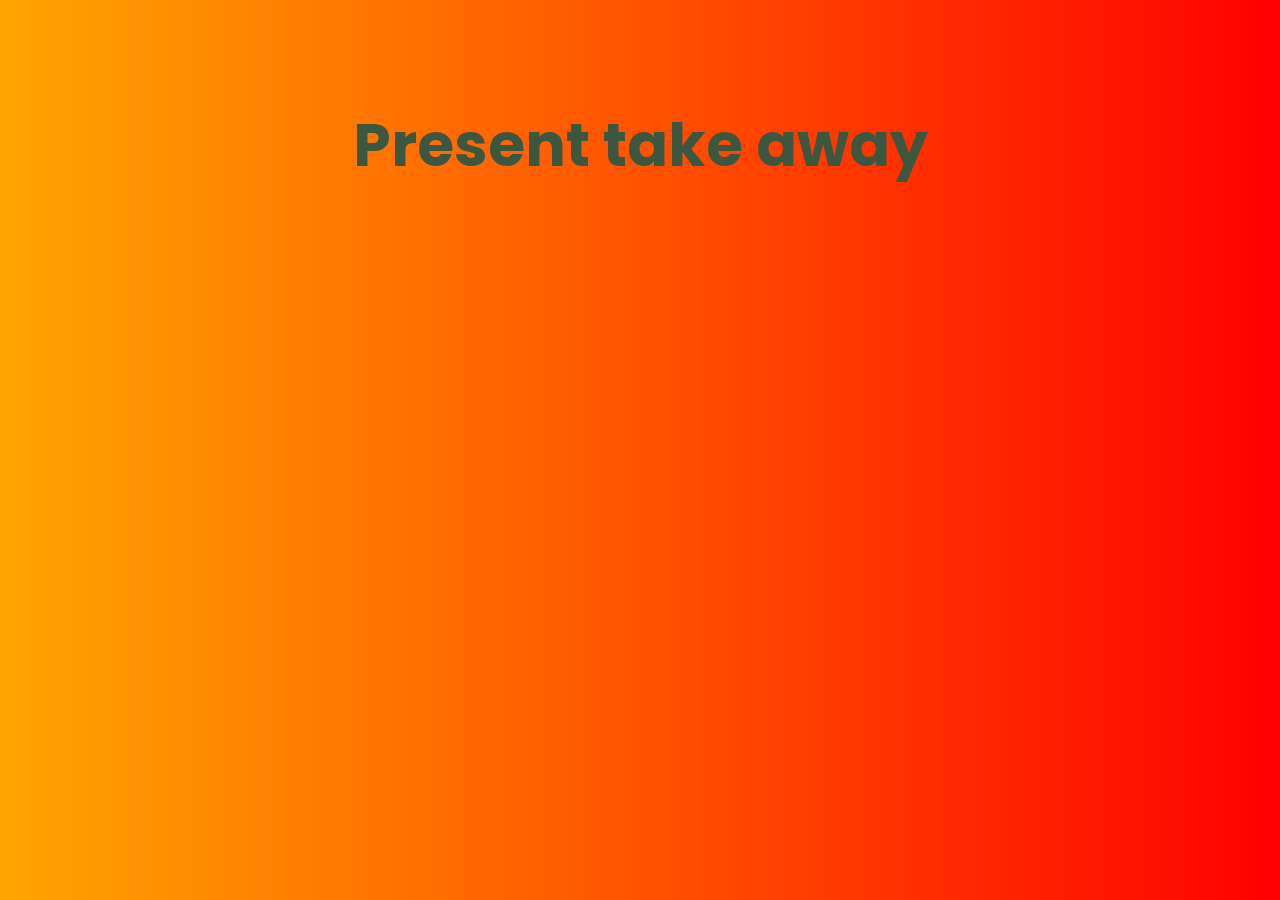
<file: New File/takeaway.html>
<!DOCTYPE html>
<html>
  <head>
    <meta charset="utf-8">
    <title>Present take away</title>
    <link rel="stylesheet" href="./style.css">
    
  </head>
  
  <body>
    <div class="upper"></div>
    <div class="lower"></div>
    
    <h1>Present take away</h1>
</file>
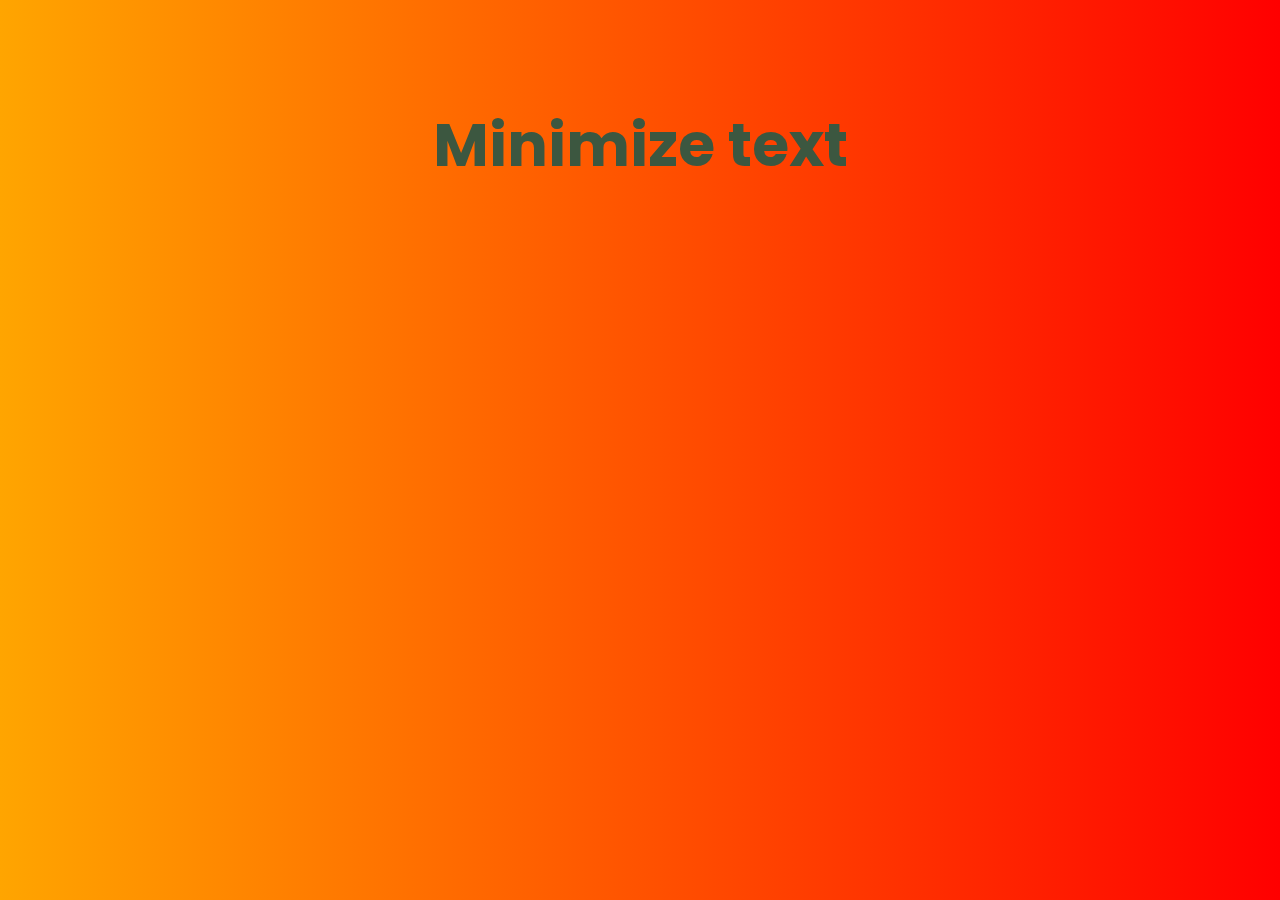
<file: New File/text.html>
<!DOCTYPE html>
<html>
  <head>
    <meta charset="utf-8">
    <title>My Website</title>
    <link rel="stylesheet" href="./style.css">
    
  </head>
  
  <body>
    <div class="upper"></div>
    <div class="lower"></div>
    
    <h1>Minimize text</h1>
</file>
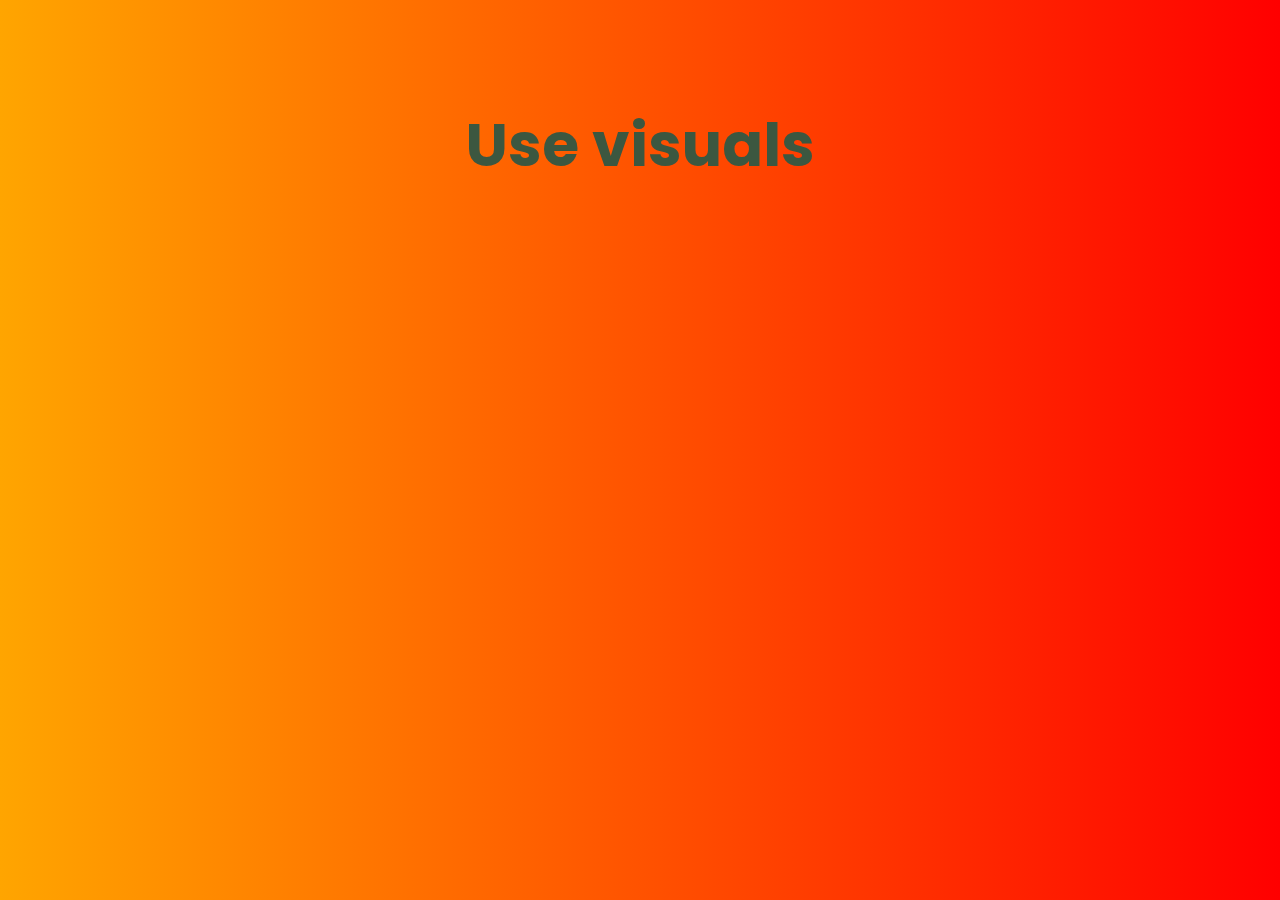
<file: New File/visuals.html>
<!DOCTYPE html>
<html>
  <head>
    <meta charset="utf-8">
    <title>Use visuals</title>
    <link rel="stylesheet" href="./style.css">
    
  </head>
  
  <body>
    <div class="upper"></div>
    <div class="lower"></div>
    
    <h1>Use visuals</h1>
</file>
<file: style.css>
@import url('https://fonts.googleapis.com/css2?family=Poppins&display=swap');

body {
  font-family: "Poppins";
  background: linear-gradient(to right, rgb(255, 77, 77), rgb(255, 184, 53));
  color: #333;
  margin: 50px;
  padding: 0;
  height: 100%;
  
}

main {
display: flex;
  flex-direction: column;
  justify-content: center;
  align-items: center;
}

  scroll-container {
    width: 350px;
    height: 200px;
    overflow-y: scroll;
    scroll-behavior: smooth;
  }
  
  h1 {
    font-size: 60px;
    text-align: center;
    margin-top: 120px;
    color: #4A051C;
  }
  
  p {
    font-size: 34px;
    line-height: 1.5;
    margin: 50px;
    color: black;
    width: 80%;
    text-align: center;
    margin: 50px;
    margin-top: 0px;
    width: 70%;
  
  }
  .two{
    font-size: 26px;
    line-height: 2;
    margin: 50px;
    margin-bottom: 100px;
    color: black;
    width: 80%;
    text-align:left;
    width: 70%;
  }

  .three{
    background-color: rgb(255, 255, 255,0.2);
    padding: 5px;
    padding-left: 15px;
    border-radius: 10px;
    font-size: 20px;
    line-height: 2;
    margin: 50px;
    color: black;
    width: 80%;
    text-align: left;
    margin: 50px;
    margin-top: 20px;
    width: 70%;
  }
  
  .four{
    background-color: rgb(255, 255, 255,0.2);
    padding: 5px;
    padding-left: 15px;
    border-radius: 5px;
    font-size: 26px;
    line-height: 4;
    margin: 50px;
    color: black;
    width: 80%;
    text-align: auto;
    margin: 50px;
    margin-top: 200px;
    width: 70%;
  }


  
  nav {
    display: flex;
    justify-content: center;
    background-color: #39493b;
    padding: 20px;
    position: fixed;
    top: 0;
    width: 100%;
    z-index: 1;
  }
  
  h2 {
    font-size: 32px;
    margin-top: 50px;
    margin-left: 190px;
    color: #4A051C;
  }

  h3 {
    color: #000000;
    font-size: 26px;
    margin-top: 40px;
    margin-bottom: 20px;
  }


  ul {
    margin-bottom: 80px;
    text-align: center;
  }
  
  li {
    display: inline-block;
    margin: 0 30px;
    vertical-align: top;
    position: relative;
  }
  
  li a {
    display: block;
    position: relative; /* stacking context for pseudo-element */
  }
  
  li a img {
    display: block;
    margin-top: 50px; 
    width: 250px; /* width and height of the images  */
    height: 250px;
    object-fit: cover;
    z-index: -5;
    transition: transform 0.2s ease-in-out; /* smooth hover effect */
  }
  
  li a:hover img {
    transform: scale(1.2); /* scale up the image on hover */
  }
  

  li:before {
    content: "";
    display: block;
    height: 50px;
    position: absolute;
    top: -60px;
    left: 50%;
    transform: translateX(-50%);
  }

  a {
    color: #333;
    transition: color 0.2s ease-in-out;
    color: #4A051C;
  }
  
  a:hover {
    color:  #f64348;
  }
  


  header {
    color: #4A051C;
    display: flex;
    justify-content: flex-end;
    align-items: center;
    height: 50px;
  }
  
  .research-shape,
  .about-us-shape {
    background-color: #4A051C;
    border-radius: 10px;
    margin: 10px;
    padding: 10px;
  }
  
  .header-text {
    display: flex;
    margin-left: auto;
  }
  
  .header-text a {
    color: #fff;
    align-items: center;
    text-decoration: none;
    font-size: 16px;
  }
  
  .header-text a:hover {
    color:  #f64348;
  }
  
  

  
  footer {
    color: #4A051C;
    display: flex;
    justify-content: flex-end;
    align-items: center;
    height: 50px;
    margin-top: 100px;
  }
  
  .footer-text {
    display: flex;
  }
  
  .footer-text p {
    color: #fff;
    text-decoration: none;
    font-size: 16px;
    margin-right: 20px;
  }
  
  .footer-text p:hover {
    color:  #f64348;
  }
</file>
<file: New File/style.css>
@import url('https://fonts.googleapis.com/css2?family=Poppins&display=swap');

body {
  font-family: "Poppins";
  background: linear-gradient(to right, orange, red);
  color: #333;
  margin: 50px;
  padding: 0;
  height: 100%;
}


  scroll-container {
    width: 350px;
    height: 200px;
    overflow-y: scroll;
    scroll-behavior: smooth;
  }
  
  h1 {
    font-size: 60px;
    text-align: center;
    margin-top: 100px;
    color: #3c5740;
  }
  
  p {
    font-size: 34px;
    line-height: 1.5;
    margin: 50px;
    color: black;
    width: 80%;
    text-align: center;
    margin: 50px;
    margin-left: 190px;
    margin-top: 0px;
    width: 70%;
  
  }


  
  nav {
    display: flex;
    justify-content: center;
    background-color: #39493b;
    padding: 20px;
    position: fixed;
    top: 0;
    width: 100%;
    z-index: 1;
  }
  
  h2 {
    font-size: 32px;
    margin-top: 50px;
  }

  h3 {
    font-size: 26px;
    margin-top: 40px;
  }


  ul {
    list-style: none;
    margin: 0;
    margin-bottom: 100px;
    padding: 0;
    text-align: center;
  }
  
  li {
    display: inline-block;
    margin: 0 30px;
    vertical-align: top;
    position: relative;
  }
  
  li i {
    display: block;
    font-size: 50px;
    margin: 0 auto;
    margin-top: 70px;
    width: 120px; 
    z-index: -5;
  }
  
  li a {
    display: block;
    margin-top: 30px; 
  }
  
  li:before {
    content: "";
    display: block;
    height: 50px; 
    position: absolute;
    top: -60px; 
    left: 50%;
    transform: translateX(-50%);
  }

  a {
    color: #333;
    font-size: 30px;
    font-weight: bold;
    text-decoration: none;
    transition: color 0.2s ease-in-out;
    color: #3c5740;
  }
  
  a:hover {
    color: #ffe644;
  }

  img {
    border: 1px solid #ddd;
    border-radius: 4px;
    padding: 5px;
    width: 450px;
    margin-top: 100px;
  }

  header {
    color: #3c5740;
    display: flex;
    justify-content: flex-end;
    align-items: center;
    height: 50px;
  }
  
  .header-text {
    display: flex;
  }
  
  .header-text a {
    color: #fff;
    text-decoration: none;
    font-size: 16px;
    margin-right: 20px;
  }
  
  .header-text a:hover {
    color: #ffe644;
  }
  
  .panel {
    position: fixed;
    top: 0;
    right: -695px; /* initially hidden */
    width: 695px;
    height: 100%;
    background-color: orange;
    transition: right 0.3s ease-in-out;
    z-index: 1;
  }
  

  .panel.open {
    right: 0; /* slide in from the right */
    z-index: 1000;
  }
  
  .panel-content {
    padding: 20px;
  }
  .panel-text {
    font-size: 10px;
    line-height: 1.5;
    color: #ffffff;
    text-align: center;
  }
  .panel-text p{
    font-size: 15px;
    line-height: 1.5;
    color: #ffffff;
    text-align: left;
    margin: auto;
  }
  
  footer {
    color: #3c5740;
    display: flex;
    justify-content: flex-end;
    align-items: center;
    height: 50px;
    margin-top: 200px;
  }
  
  .footer-text {
    display: flex;
  }
  
  .footer-text p {
    color: #fff;
    text-decoration: none;
    font-size: 16px;
    margin-right: 20px;
  }
  
  .footer-text p:hover {
    color: #ffe644;
  }
</file>
<file: style_sub.css>
@import url('https://fonts.googleapis.com/css2?family=Poppins&display=swap');

*{
    margin: 0;
    padding: 0;
    box-sizing: border-box;
}

body {
  font-family: "Poppins";
  background: linear-gradient(to right, rgb(247, 75, 75), rgb(255, 184, 53));
  color: #333;
  padding: 0;
  height: 100%;
  flex-direction: column;
}
main {
  display: flex;
    flex-direction: column;
    justify-content: center;
    align-items: center;
  }

  scroll-container {
    width: 350px;
    height: 200px;
    overflow-y: scroll;
    scroll-behavior: smooth;
  }
  
  h1 {
    font-size: 60px;
    text-align: center;
    margin-top: 100px;
    color: #4A051C;
  }
  
  p {
    font-size: 34px;
    line-height: 1.5;
    margin: 50px;
    color: black;
    width: 80%;
    text-align: center;
    margin: 50px;
    margin-top: 0px;
    margin-bottom: 20px;
    width: 70%;
  
  }
  .two{
    font-size: 26px;
    line-height: 2;
    margin: 50px;
    margin-bottom: 100px;
    color: black;
    width: 80%;
    text-align:left;
    width: 70%;
  }

  .three{
    background-color: rgb(255, 255, 255,0.2);
    padding: 5px;
    padding-left: 15px;
    border-radius: 10px;
    font-size: 20px;
    line-height: 2;
    margin: 50px;
    color: black;
    width: 80%;
    text-align: left;
    margin: 50px;
    margin-top: 20px;
    width: 70%;
  }
  
  .four{
    background-color: rgb(255, 255, 255,0.2);
    padding: 5px;
    padding-left: 15px;
    border-radius: 5px;
    font-size: 26px;
    line-height: 4;
    margin: 50px;
    color: black;
    width: 80%;
    text-align: auto;
    margin: 50px;
    margin-top: 200px;
    width: 70%;
  }
  .five {
    font-size: 26px;
    margin: 10px;
    margin-bottom: 100px;
    color: black;
    width: 80%;
    text-align:left;
    }

  nav {
    display: flex;
    justify-content: center;
    background-color: #4A051C;
    padding: 20px;
    position: fixed;
    top: 0;
    width: 100%;
    z-index: 1;
  }
  
  h2 {
    font-size: 32px;
    margin-top: 50px;
    color: #4A051C;
  }

  h3 {
    color: #000000;
    font-size: 26px;
    margin-top: 70px;
    margin-bottom: 10px;
    text-align: auto;
    float: left;
    padding: 5px;
    padding-left: 15px;
    color: black;
    width: 80%;
    width: 70%;
  }


  ul {
    margin-bottom: 100px;
    text-align: center;
    list-style-type: none;
  }
  
  li {
    display: list-item;
    margin-top: 20px;
    text-align: left;
  }
  
  li i {
    display: block;
    font-size: 50px;
    margin-top: 20px;
    width: 120px;
    margin: 0 auto;
  }
  
  li a {
    font-size: 20px;
    line-height: 1;
    margin: 50px;
    color: black;
    text-align: left;
    width: 70%;
  }

  a {
    margin: 1px;
    font-size: 50px;
    font-weight: bold;
    text-decoration: none;
    color: black;
  }

  .link {
    border-radius: 10px;
    font-size: 20px;
    line-height: 2;
    color: black;
    width: 80%;
    text-align: left;
    margin-top: 20px;
    width: 70%;
    text-decoration: underline;
  }
  .link:hover {
    color: #ffffff;
}

  img {
    background-color: rgb(255, 255, 255,0.2);
    padding: 30px;
    padding-left: 30px;
    border-radius: 10px;
    padding: 5px;
    display: block;
    width: 50%;
    margin-top: 60px;
    margin-bottom: 60px;
    margin-left: auto;
    margin-right: auto;
  }


  .img-container {
    display: flex;
    justify-content: center;
    gap: 0px;
    margin-top: 60px;
    margin-bottom: 100px;
  }
  
  /* CSS for the img-wrapper class */
  .img-wrapper {
    display: flex;;
    flex-direction: column;
    align-items: center;
    width: 100%;
    gap: 0px;
  }
  
  .img-wrapper h2 {
    margin-top: 0;
    margin-bottom: 10px;
    font-size: 20px;
  }
  
  /* CSS for the img class */
  .img {
    width: 60%;
    margin: 0;
    }

  .container {
    max-width: 2200px;
    display: flex;
    flex-direction: row;
    justify-content: center;
    align-items: center;
    }

    .row {
        display: flex;
    flex-direction: row;
    justify-content: center;
    align-items: center;
    }


    ul {
    list-style: none;
    }

    .footer {
    padding:70px 0;
    }

    .footer-col{
        width: 27%;
        padding: 0 15px;
    }
    .footer-col h3{
        font-size: 14px;
        color: rgb(255, 255, 255);
        text-transform: capitalize;
        margin-bottom: 30px;
        position: relative;
        font-weight: 500;
    }
    .footer-col h3::before{
        content: '';
        position: absolute;
        left: 0;
        bottom: -10px;
        background-color: rgb(232, 126, 34);
        height: 2px;
        box-sizing: border-box;
        width: 50px;
    }

    .footer-col a{
        text-align: left;
        padding-left: 30px;
        font-size: 12px;
        text-transform: capitalize;
        text-decoration: none;
        font-weight: 300;
        color: #4A051C;
        transition: all 0.3s ease;
        hyphens: auto;
        display: inline-flex;
    }

    .footer-col a:hover {
        color: #ffffff;
        padding-left: 40px;
    }

    .row{
        display: inline-flex;
        flex-wrap: nowrap;
        float: inline-start;
        position: static;
        }

    header {
        color: #4A051C;
        display: flex;
        justify-content: flex-start;
        align-items: left;
        height: 50px;
        margin: 20px;
        }
          
          .home-shape {
            background-color: #4A051C;
            border-radius: 10px;
            margin: 10px;
            padding: 10px;
          }
          
          .header-text {
            display: inline;
          }
          
          .header-text a {
            color: #fff;
            text-decoration: none;
            font-size: 16px;
          }
          
          .header-text a:hover {
            color:  #f64348;
          }
</file>
